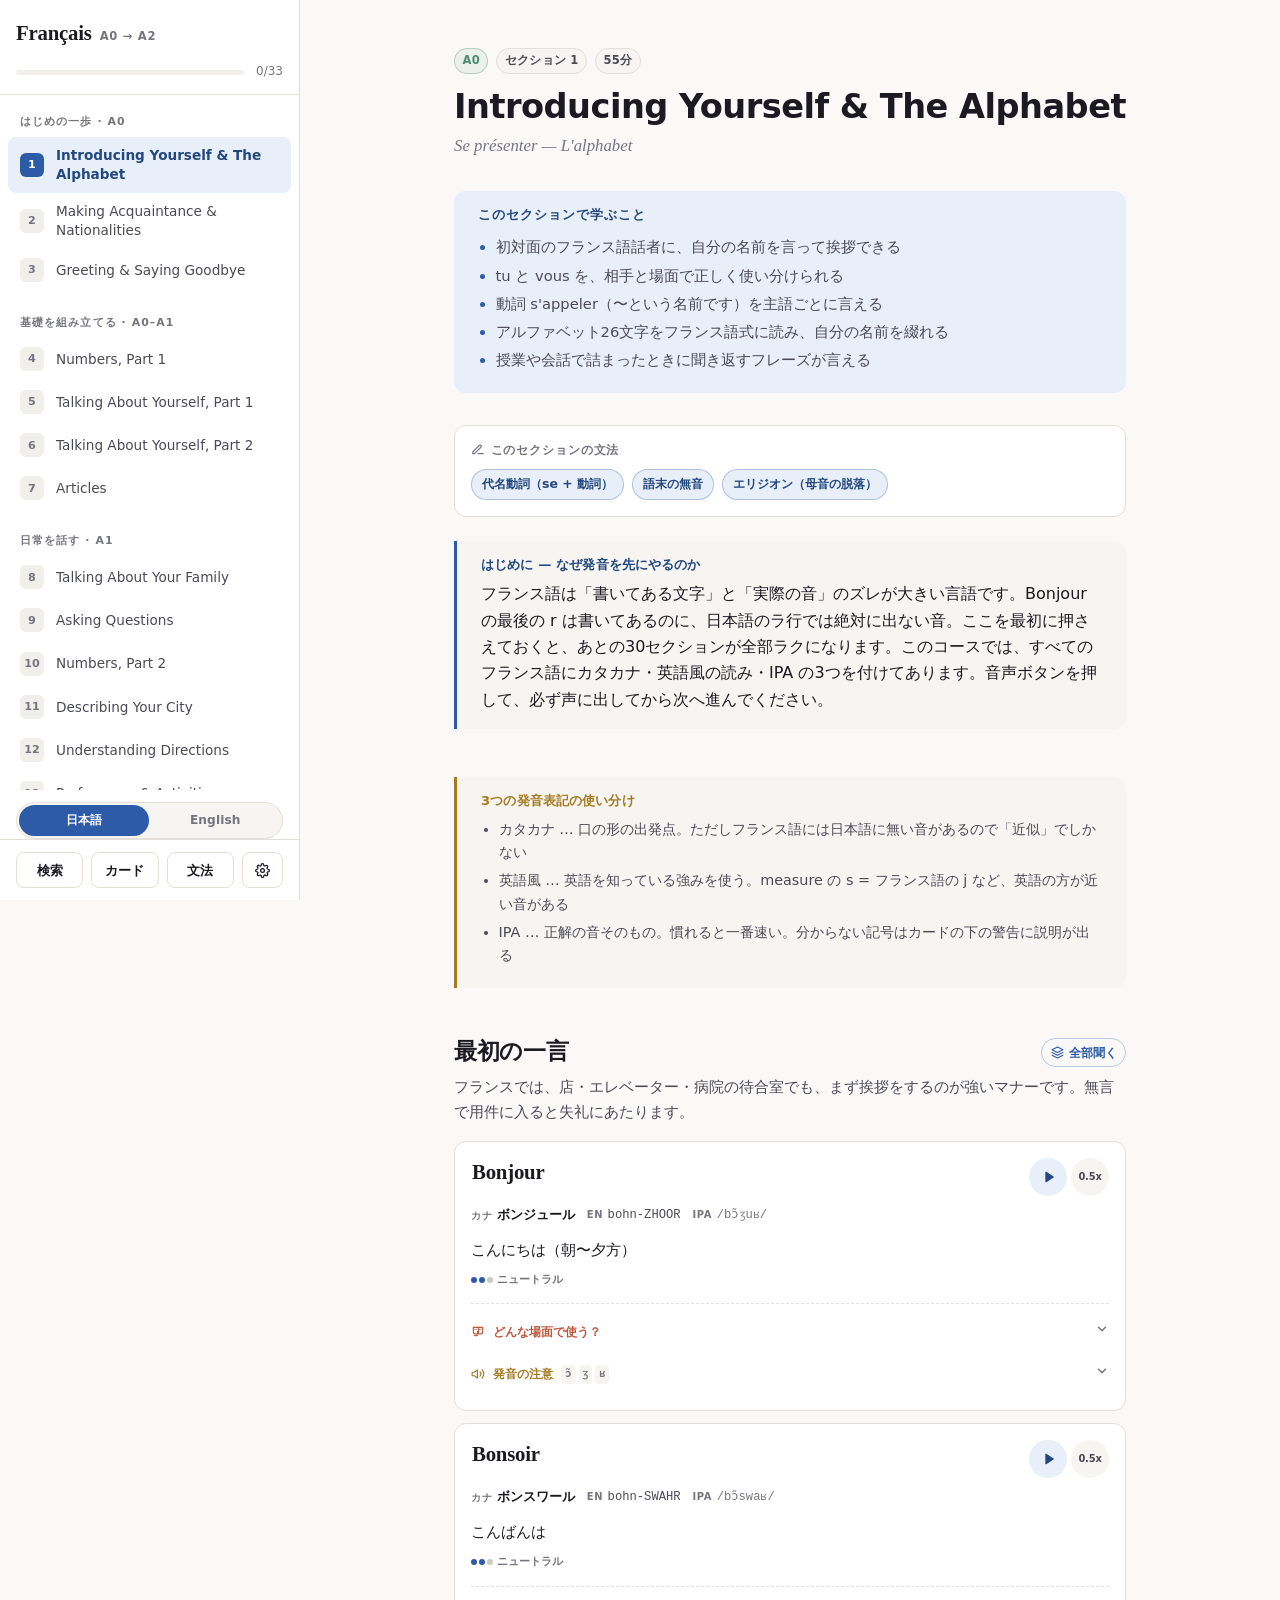
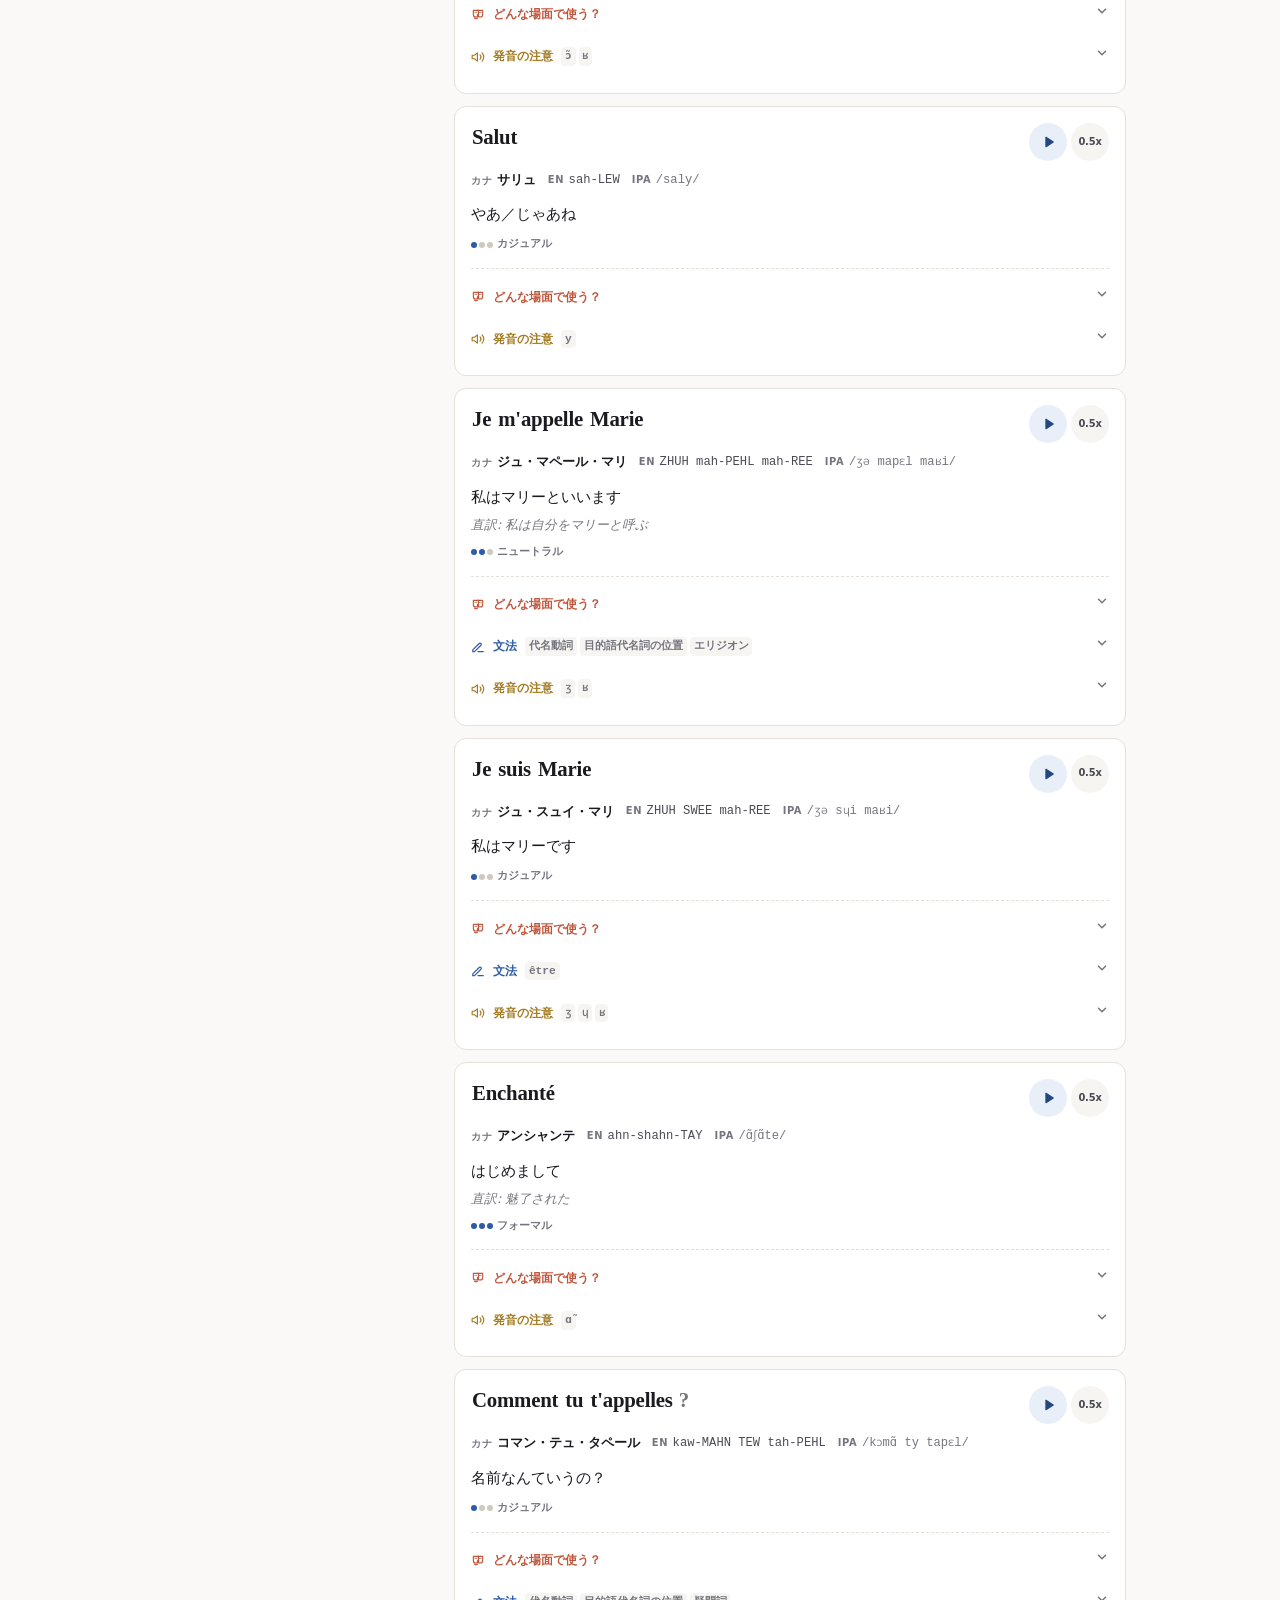
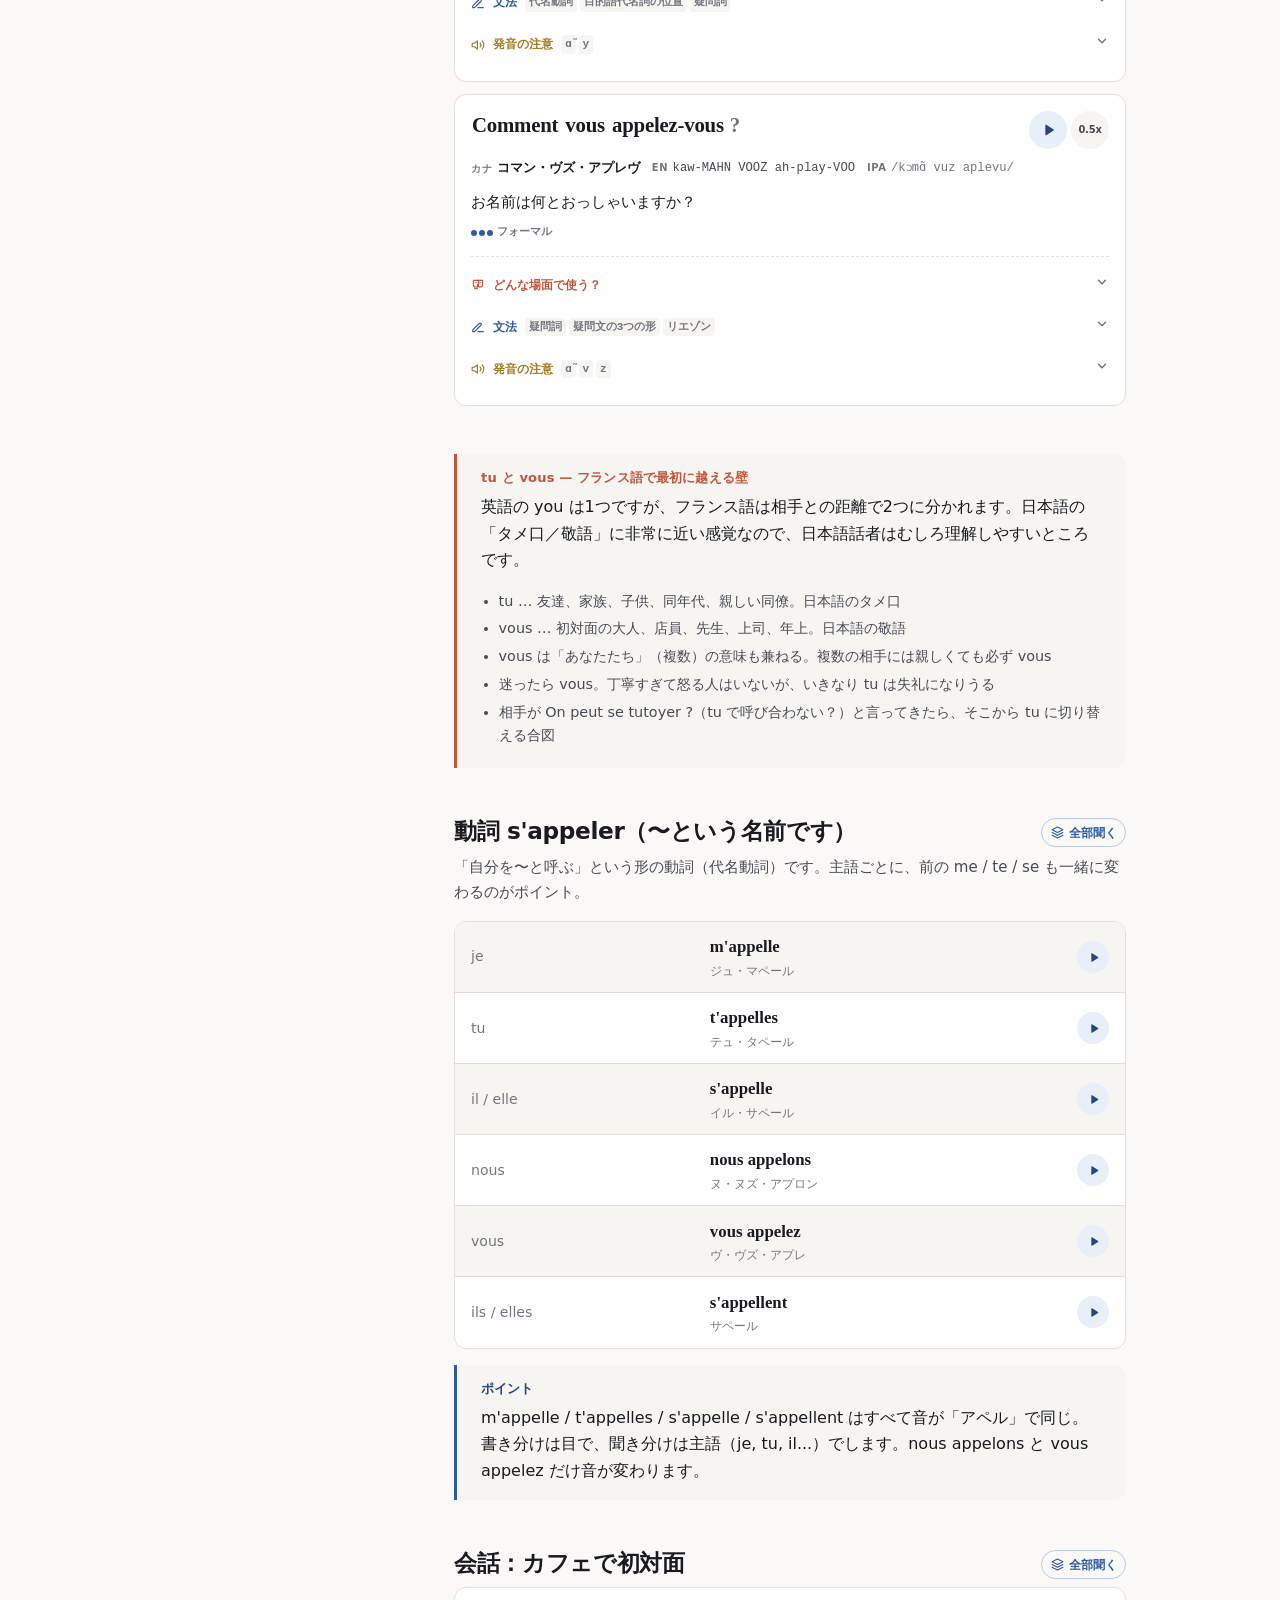
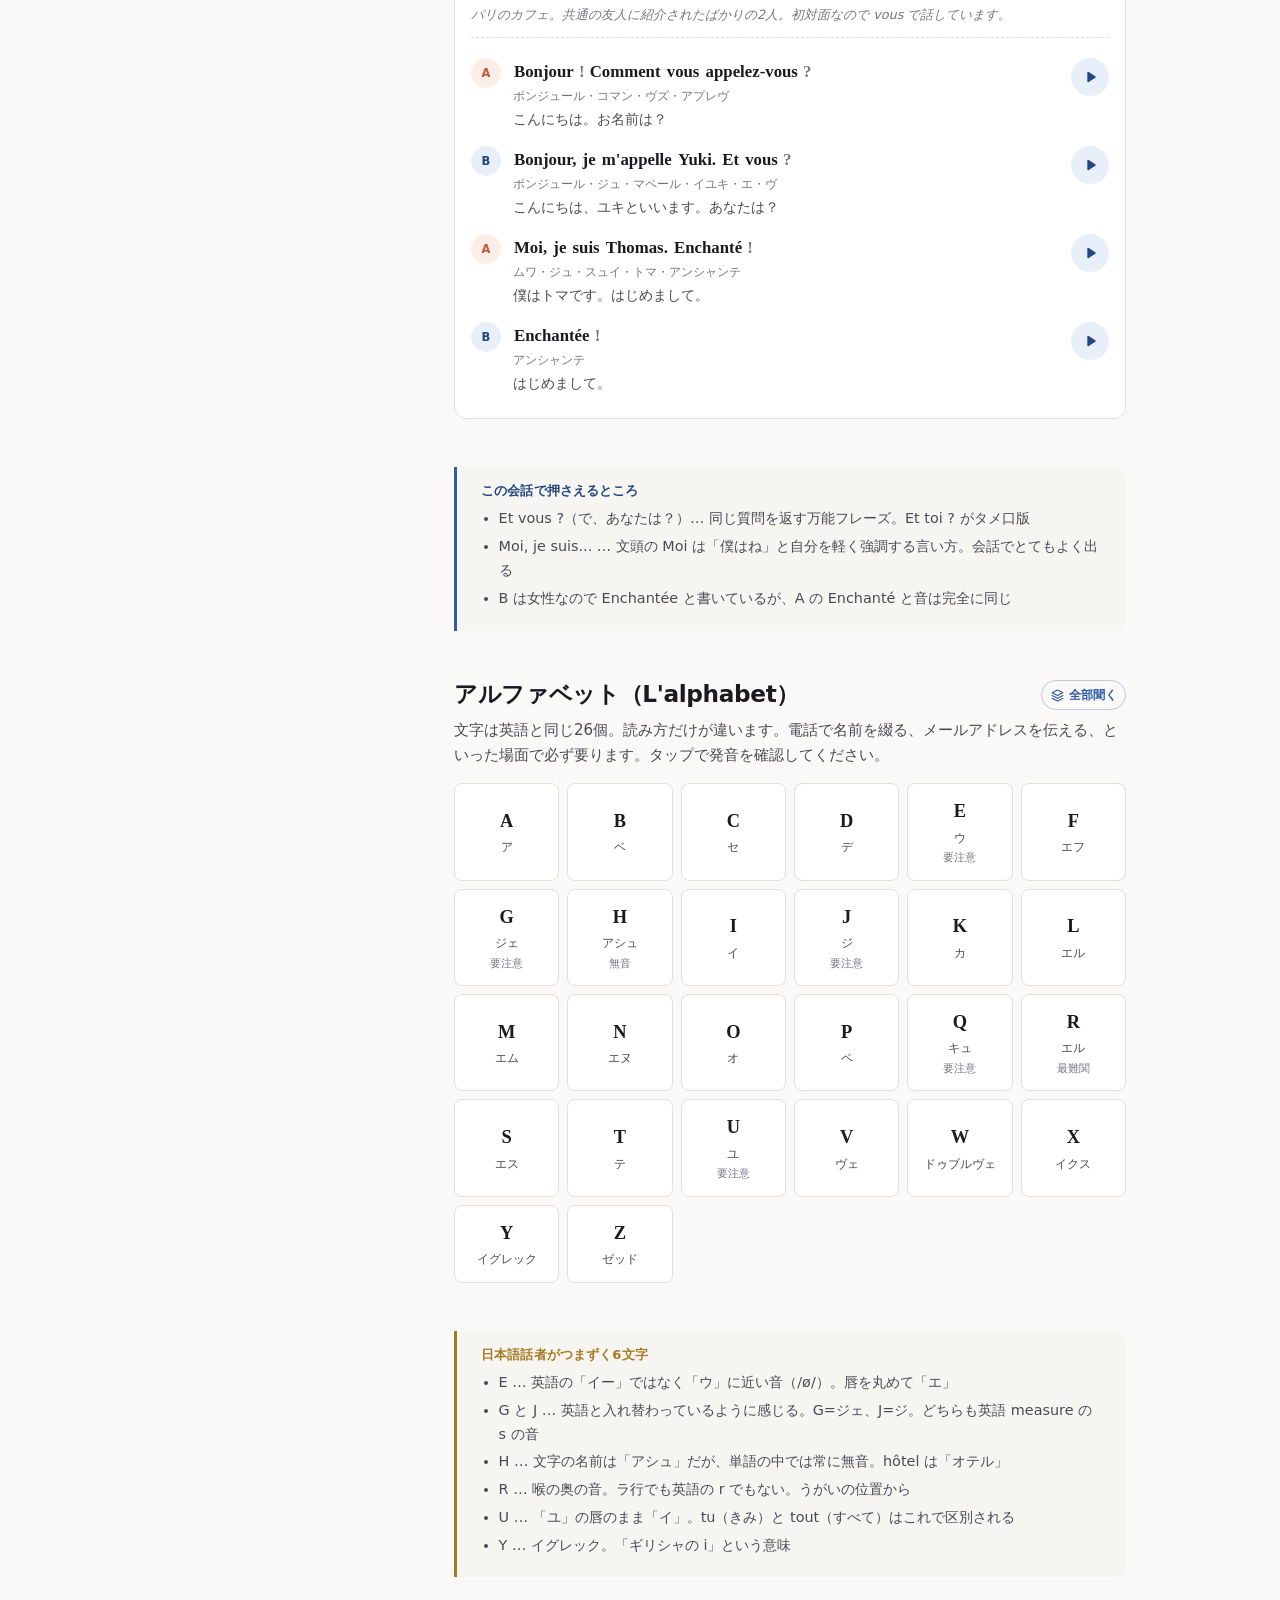
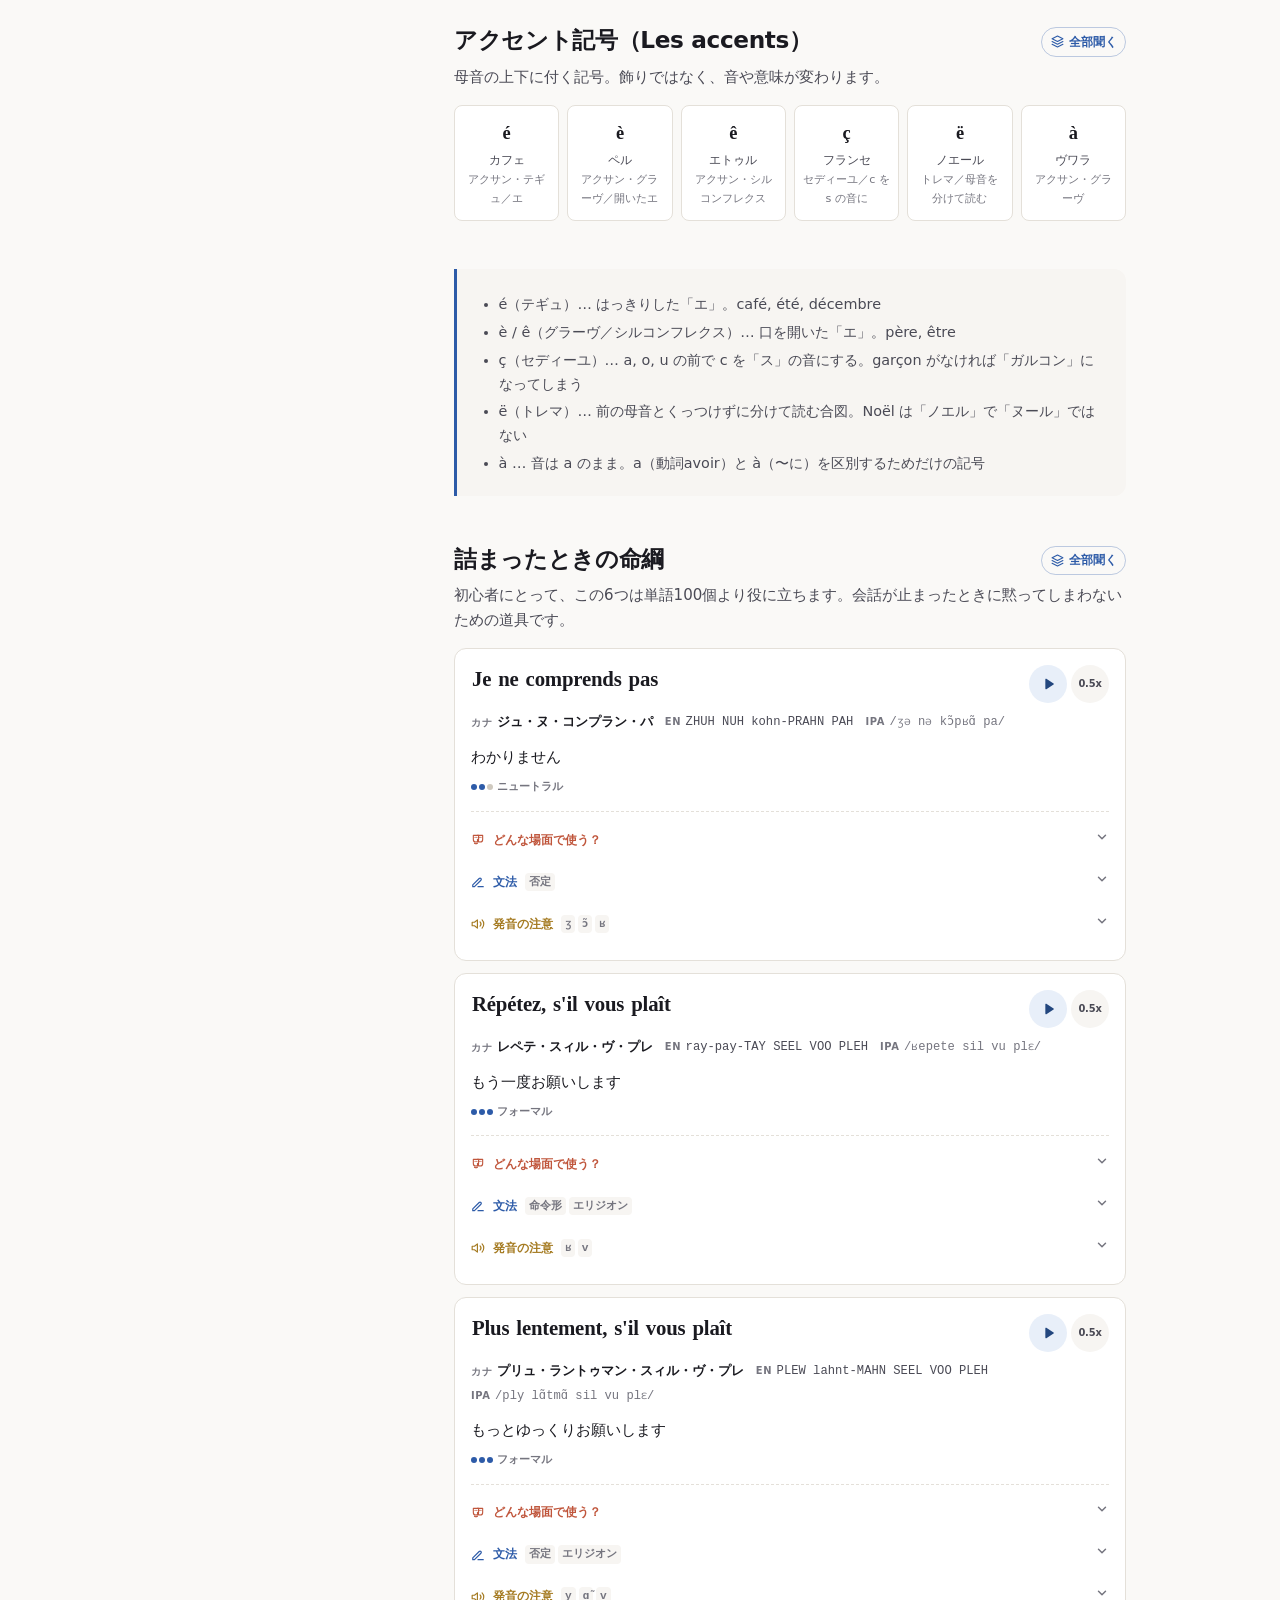
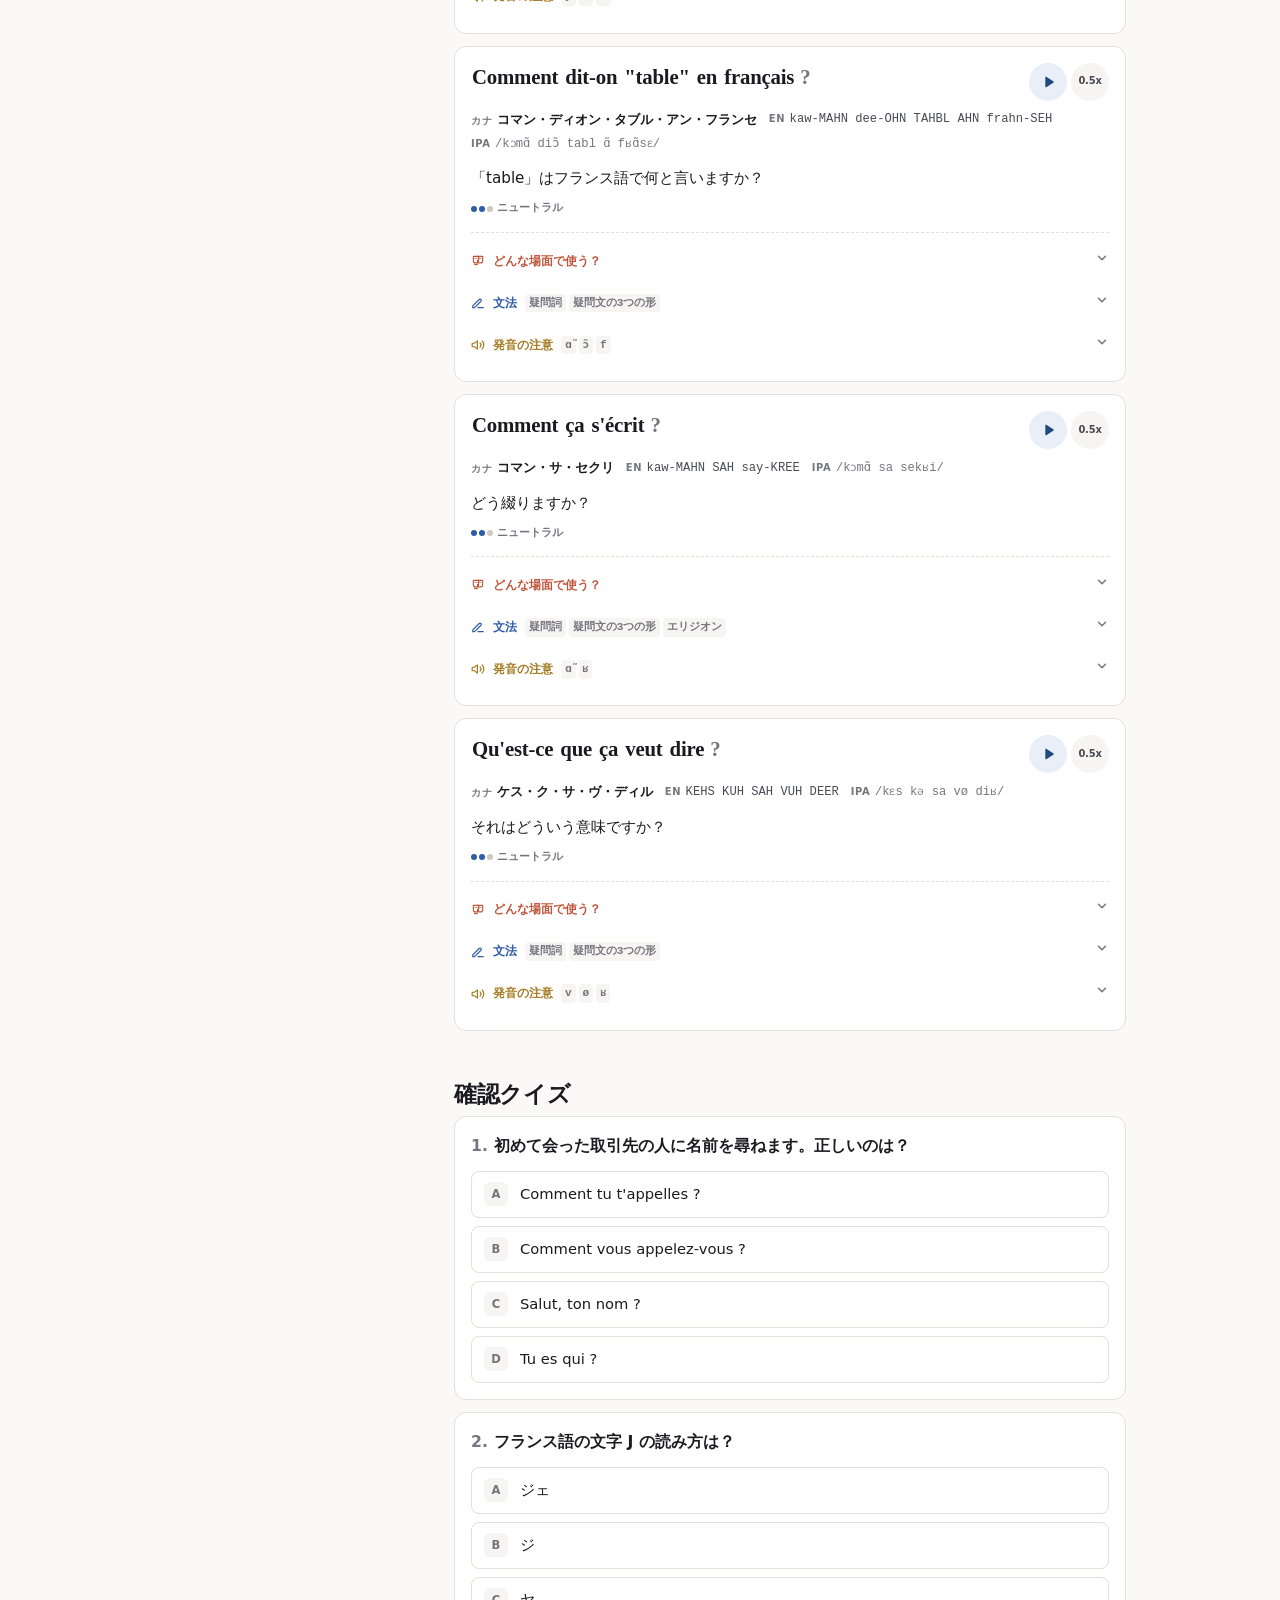
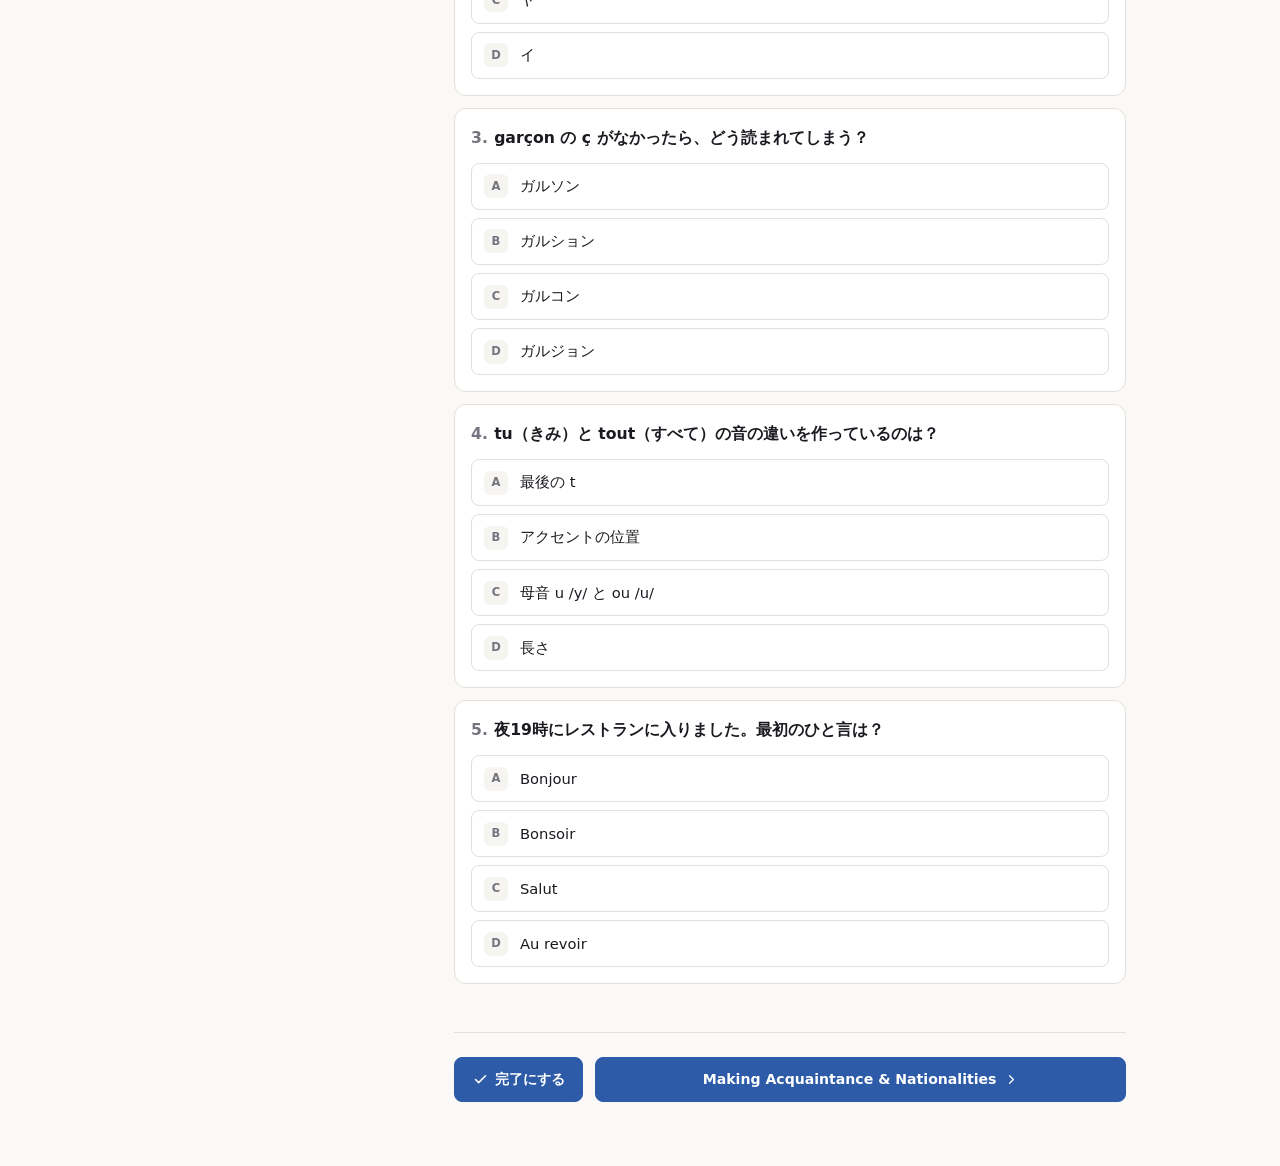
<file: index.html>
<!DOCTYPE html>
<html lang="ja">
<head>
<meta charset="UTF-8">
<meta name="viewport" content="width=device-width, initial-scale=1, viewport-fit=cover">
<meta name="description" content="A0–A2 French course with audio, katakana and IPA pronunciation, and situational usage notes for Japanese speakers.">
<meta name="theme-color" content="#FAF9F7" media="(prefers-color-scheme: light)">
<meta name="theme-color" content="#121218" media="(prefers-color-scheme: dark)">
<meta name="apple-mobile-web-app-capable" content="yes">
<meta name="apple-mobile-web-app-status-bar-style" content="black-translucent">
<meta name="apple-mobile-web-app-title" content="Français">
<meta name="mobile-web-app-capable" content="yes">
<title>Français A0–A2</title>
<link rel="stylesheet" href="css/tokens.css">
<link rel="stylesheet" href="css/base.css">
<link rel="stylesheet" href="css/components.css">
<link rel="manifest" href="manifest.webmanifest">
<!-- iOS ignores the manifest for Add to Home Screen and reads this instead. -->
<link rel="apple-touch-icon" href="icons/icon-180.png">
<link rel="icon" type="image/png" sizes="192x192" href="icons/icon-192.png">
<link rel="icon" href="data:image/svg+xml,<svg xmlns='http://www.w3.org/2000/svg' viewBox='0 0 100 100'><text y='.9em' font-size='90'>🇫🇷</text></svg>">
</head>
<body>

<!-- ---------- mobile header ---------- -->
<header class="header">
  <button class="icon-btn" id="menuBtn" aria-label="目次を開く">
    <svg viewBox="0 0 24 24" fill="none" stroke="currentColor" stroke-width="2" stroke-linecap="round"><path d="M3 6h18M3 12h18M3 18h18"/></svg>
  </button>
  <span class="header__title" id="headerTitle">Français</span>
  <div class="langswitch langswitch--tight" role="group" aria-label="Display language">
    <button data-lang="ja">JA</button><button data-lang="en">EN</button>
  </div>
  <button class="icon-btn" data-open-search aria-label="検索">
    <svg viewBox="0 0 24 24" fill="none" stroke="currentColor" stroke-width="2" stroke-linecap="round"><circle cx="11" cy="11" r="7"/><path d="m21 21-4.3-4.3"/></svg>
  </button>
  <button class="icon-btn" data-open-cards aria-label="フラッシュカード">
    <svg viewBox="0 0 24 24" fill="none" stroke="currentColor" stroke-width="2" stroke-linecap="round" stroke-linejoin="round"><rect x="2" y="6" width="15" height="13" rx="2"/><path d="M7 3h12a2 2 0 0 1 2 2v11"/></svg>
  </button>
</header>

<!-- ---------- sidebar ---------- -->
<nav class="nav" id="nav">
  <div class="nav__head">
    <div class="nav__brand">Français <span>A0 → A2</span></div>
    <div class="nav__progress">
      <span class="bar"><i id="progFill" style="width:0%"></i></span>
      <span id="progText">0/33</span>
    </div>
  </div>
  <div class="nav__list" id="navList"></div>
  <div class="nav__lang">
    <div class="langswitch langswitch--wide" role="group" aria-label="Display language">
      <button data-lang="ja">日本語</button><button data-lang="en">English</button>
    </div>
  </div>
  <div class="nav__foot">
    <button class="btn btn--sm btn--grow" id="navSearchBtn" data-open-search>検索</button>
    <button class="btn btn--sm btn--grow" id="navCardsBtn" data-open-cards>カード</button>
    <button class="btn btn--sm btn--grow" id="navGrammarBtn" data-open-grammar>文法</button>
    <button class="btn btn--sm" data-open-settings aria-label="設定">
      <svg viewBox="0 0 24 24" fill="none" stroke="currentColor" stroke-width="2" stroke-linecap="round" stroke-linejoin="round"><circle cx="12" cy="12" r="3"/><path d="M19.4 15a1.65 1.65 0 0 0 .33 1.82l.06.06a2 2 0 1 1-2.83 2.83l-.06-.06a1.65 1.65 0 0 0-1.82-.33 1.65 1.65 0 0 0-1 1.51V21a2 2 0 1 1-4 0v-.09A1.65 1.65 0 0 0 9 19.4a1.65 1.65 0 0 0-1.82.33l-.06.06a2 2 0 1 1-2.83-2.83l.06-.06A1.65 1.65 0 0 0 4.6 15a1.65 1.65 0 0 0-1.51-1H3a2 2 0 1 1 0-4h.09A1.65 1.65 0 0 0 4.6 9a1.65 1.65 0 0 0-.33-1.82l-.06-.06a2 2 0 1 1 2.83-2.83l.06.06A1.65 1.65 0 0 0 9 4.6a1.65 1.65 0 0 0 1-1.51V3a2 2 0 1 1 4 0v.09a1.65 1.65 0 0 0 1 1.51 1.65 1.65 0 0 0 1.82-.33l.06-.06a2 2 0 1 1 2.83 2.83l-.06.06A1.65 1.65 0 0 0 19.4 9V9a1.65 1.65 0 0 0 1.51 1H21a2 2 0 1 1 0 4h-.09a1.65 1.65 0 0 0-1.51 1z"/></svg>
    </button>
  </div>
</nav>
<div class="backdrop" id="backdrop"></div>

<!-- ---------- content ---------- -->
<div class="app">
  <main class="main" id="mainWrap">
    <div class="voicewarn" id="voiceWarn">
      <svg viewBox="0 0 24 24" fill="none" stroke="currentColor" stroke-width="2" stroke-linecap="round" stroke-linejoin="round"><path d="M10.3 3.9 1.8 18a2 2 0 0 0 1.7 3h17a2 2 0 0 0 1.7-3L13.7 3.9a2 2 0 0 0-3.4 0z"/><path d="M12 9v4M12 17h.01"/></svg>
      <span id="voiceWarnText"></span>
    </div>
    <div class="offbar" id="offBar">
      <span class="offbar__icon" id="offBarIcon"></span>
      <span class="offbar__text" id="offBarText"></span>
      <button class="offbar__act" id="offBarAct" hidden></button>
      <button class="offbar__close" id="offBarClose" aria-label="close">&times;</button>
    </div>
    <div id="main"></div>
  </main>
</div>

<!-- ---------- search ---------- -->
<div class="sheet" id="searchSheet">
  <div class="sheet__panel">
    <div class="sheet__head">
      <h3 id="searchSheetTitle">検索</h3>
      <button class="icon-btn" data-close-sheet aria-label="閉じる">
        <svg viewBox="0 0 24 24" fill="none" stroke="currentColor" stroke-width="2" stroke-linecap="round"><path d="M18 6 6 18M6 6l12 12"/></svg>
      </button>
    </div>
    <div class="sheet__body">
      <input class="search-input" id="searchInput" type="search" placeholder="bonjour / hello / こんにちは" autocomplete="off">
      <div id="searchResults" style="margin-top:1rem"></div>
    </div>
  </div>
</div>

<!-- ---------- flashcards ---------- -->
<div class="sheet" id="fcSheet">
  <div class="sheet__panel">
    <div class="sheet__head">
      <h3 id="fcSheetTitle">フラッシュカード</h3>
      <button class="icon-btn" data-close-sheet aria-label="閉じる">
        <svg viewBox="0 0 24 24" fill="none" stroke="currentColor" stroke-width="2" stroke-linecap="round"><path d="M18 6 6 18M6 6l12 12"/></svg>
      </button>
    </div>
    <div class="sheet__body" id="fcBody"></div>
  </div>
</div>

<!-- ---------- grammar reference ---------- -->
<div class="sheet" id="gramSheet">
  <div class="sheet__panel">
    <div class="sheet__head">
      <h3 id="gramSheetTitle">文法リファレンス</h3>
      <button class="icon-btn" data-close-sheet aria-label="閉じる">
        <svg viewBox="0 0 24 24" fill="none" stroke="currentColor" stroke-width="2" stroke-linecap="round"><path d="M18 6 6 18M6 6l12 12"/></svg>
      </button>
    </div>
    <div class="sheet__body" id="gramBody"></div>
  </div>
</div>

<!-- ---------- settings ---------- -->
<div class="sheet" id="settingsSheet">
  <div class="sheet__panel">
    <div class="sheet__head">
      <h3 id="settingsSheetTitle">設定</h3>
      <button class="icon-btn" data-close-sheet aria-label="閉じる">
        <svg viewBox="0 0 24 24" fill="none" stroke="currentColor" stroke-width="2" stroke-linecap="round"><path d="M18 6 6 18M6 6l12 12"/></svg>
      </button>
    </div>
    <div class="sheet__body" id="settingsBody"></div>
  </div>
</div>

<!-- ---------- engine ---------- -->
<script src="js/phonemes.js"></script>
<script src="js/lexicon.js"></script>
<script src="js/phonetics.js"></script>
<script src="js/audio.js"></script>
<script src="js/store.js"></script>
<script src="js/render.js"></script>
<script src="data/grammar.js"></script>
<script src="js/grammar.js"></script>

<!-- ---------- content ---------- -->
<script src="data/curriculum.js"></script>
<script src="data/sections/s01.js"></script>
<script src="data/sections/s02.js"></script>
<script src="data/sections/s03.js"></script>
<script src="data/sections/s04.js"></script>
<script src="data/sections/s05.js"></script>
<script src="data/sections/s06.js"></script>
<script src="data/sections/s07.js"></script>
<script src="data/sections/s08.js"></script>
<script src="data/sections/s09.js"></script>
<script src="data/sections/s10.js"></script>
<script src="data/sections/s11.js"></script>
<script src="data/sections/s12.js"></script>
<script src="data/sections/s13.js"></script>
<script src="data/sections/s14.js"></script>
<script src="data/sections/s15.js"></script>
<script src="data/sections/s16.js"></script>
<script src="data/sections/s17.js"></script>
<script src="data/sections/s18.js"></script>
<script src="data/sections/s19.js"></script>
<script src="data/sections/s20.js"></script>
<script src="data/sections/s21.js"></script>
<script src="data/sections/s22.js"></script>
<script src="data/sections/s23.js"></script>
<script src="data/sections/s24.js"></script>
<script src="data/sections/s25.js"></script>
<script src="data/sections/s26.js"></script>
<script src="data/sections/s27.js"></script>
<script src="data/sections/s28.js"></script>
<script src="data/sections/s29.js"></script>
<script src="data/sections/s30.js"></script>
<script src="data/sections/s31.js"></script>
<script src="data/sections/s32.js"></script>
<script src="data/sections/s33.js"></script>

<!-- ---------- english content layer ---------- -->
<script src="data/en/s01-06.js"></script>
<script src="data/en/s07-12.js"></script>
<script src="data/en/s13-18.js"></script>
<script src="data/en/s19-24.js"></script>
<script src="data/en/s25-30.js"></script>
<script src="data/en/s31-33.js"></script>
<script src="data/en/literals.js"></script>

<script src="js/i18n.js"></script>
<script src="js/offline.js"></script>
<script src="js/app.js"></script>
</body>
</html>
</file>
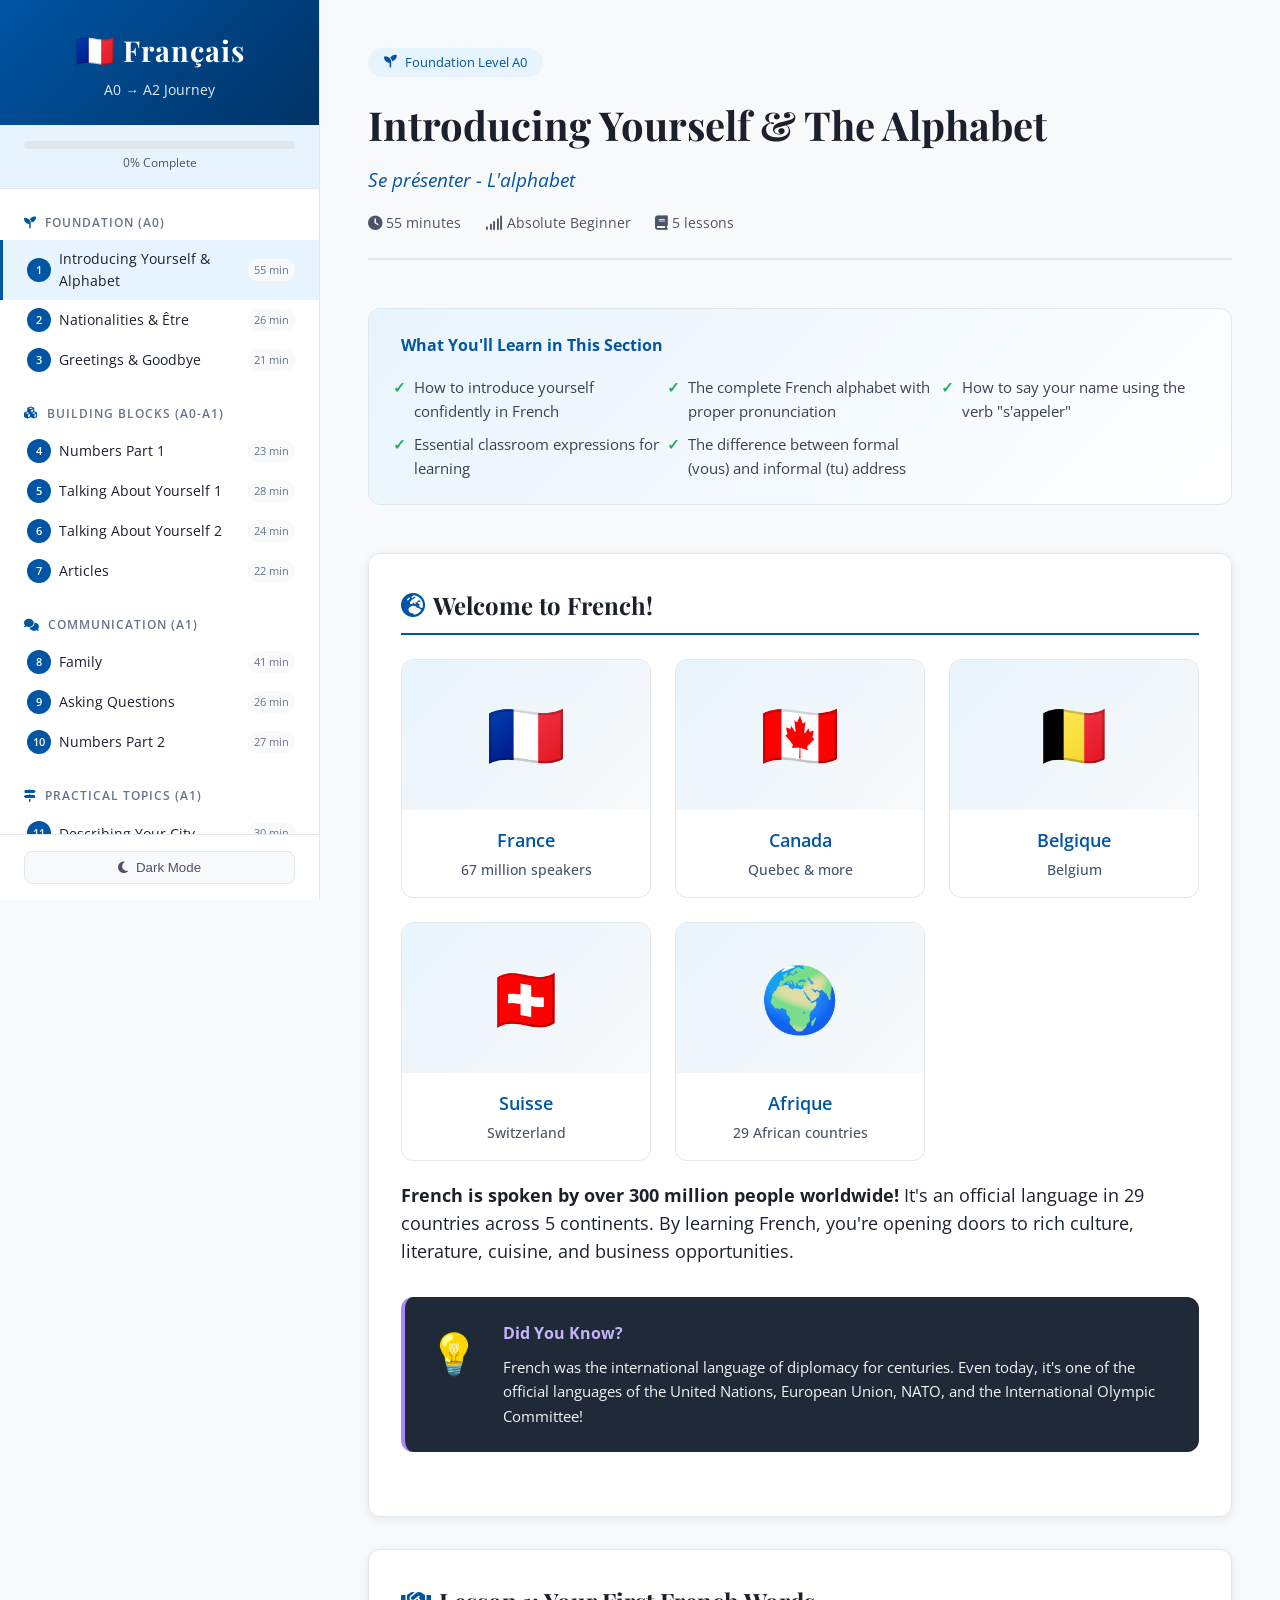
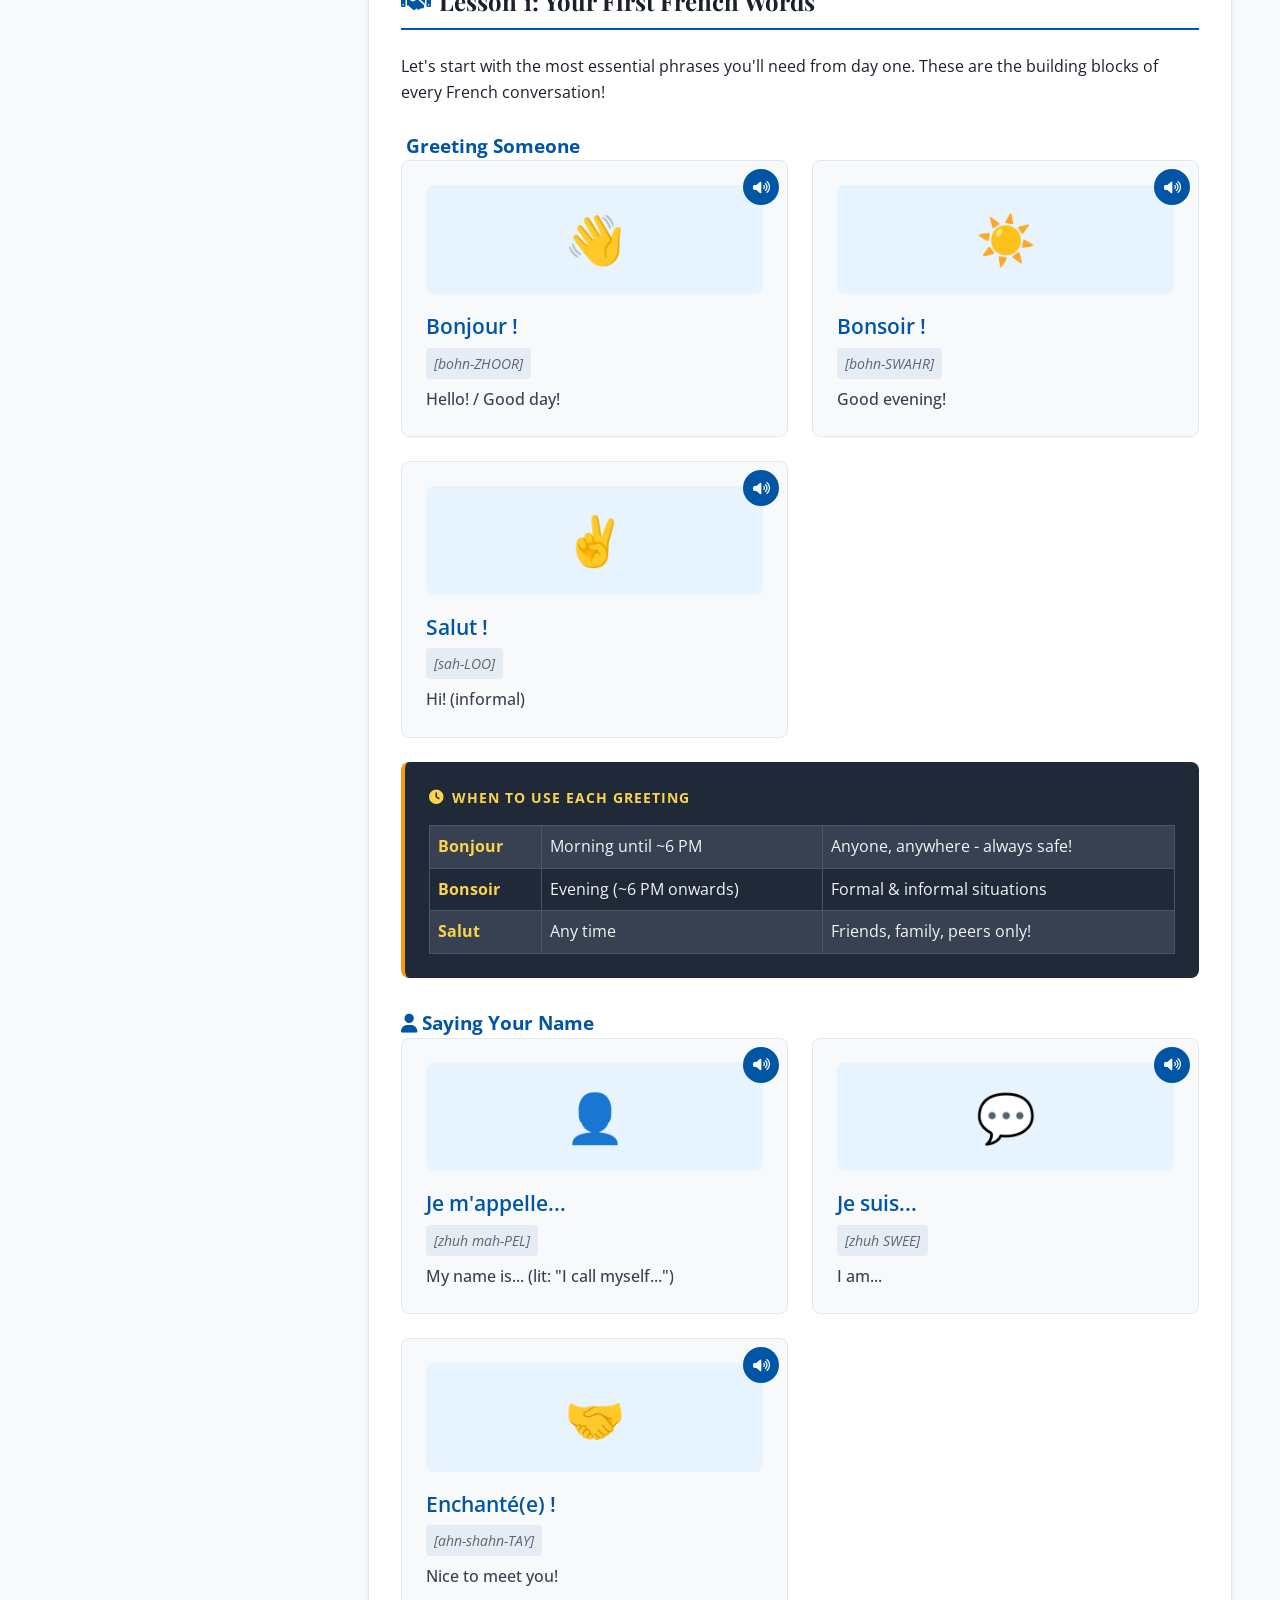
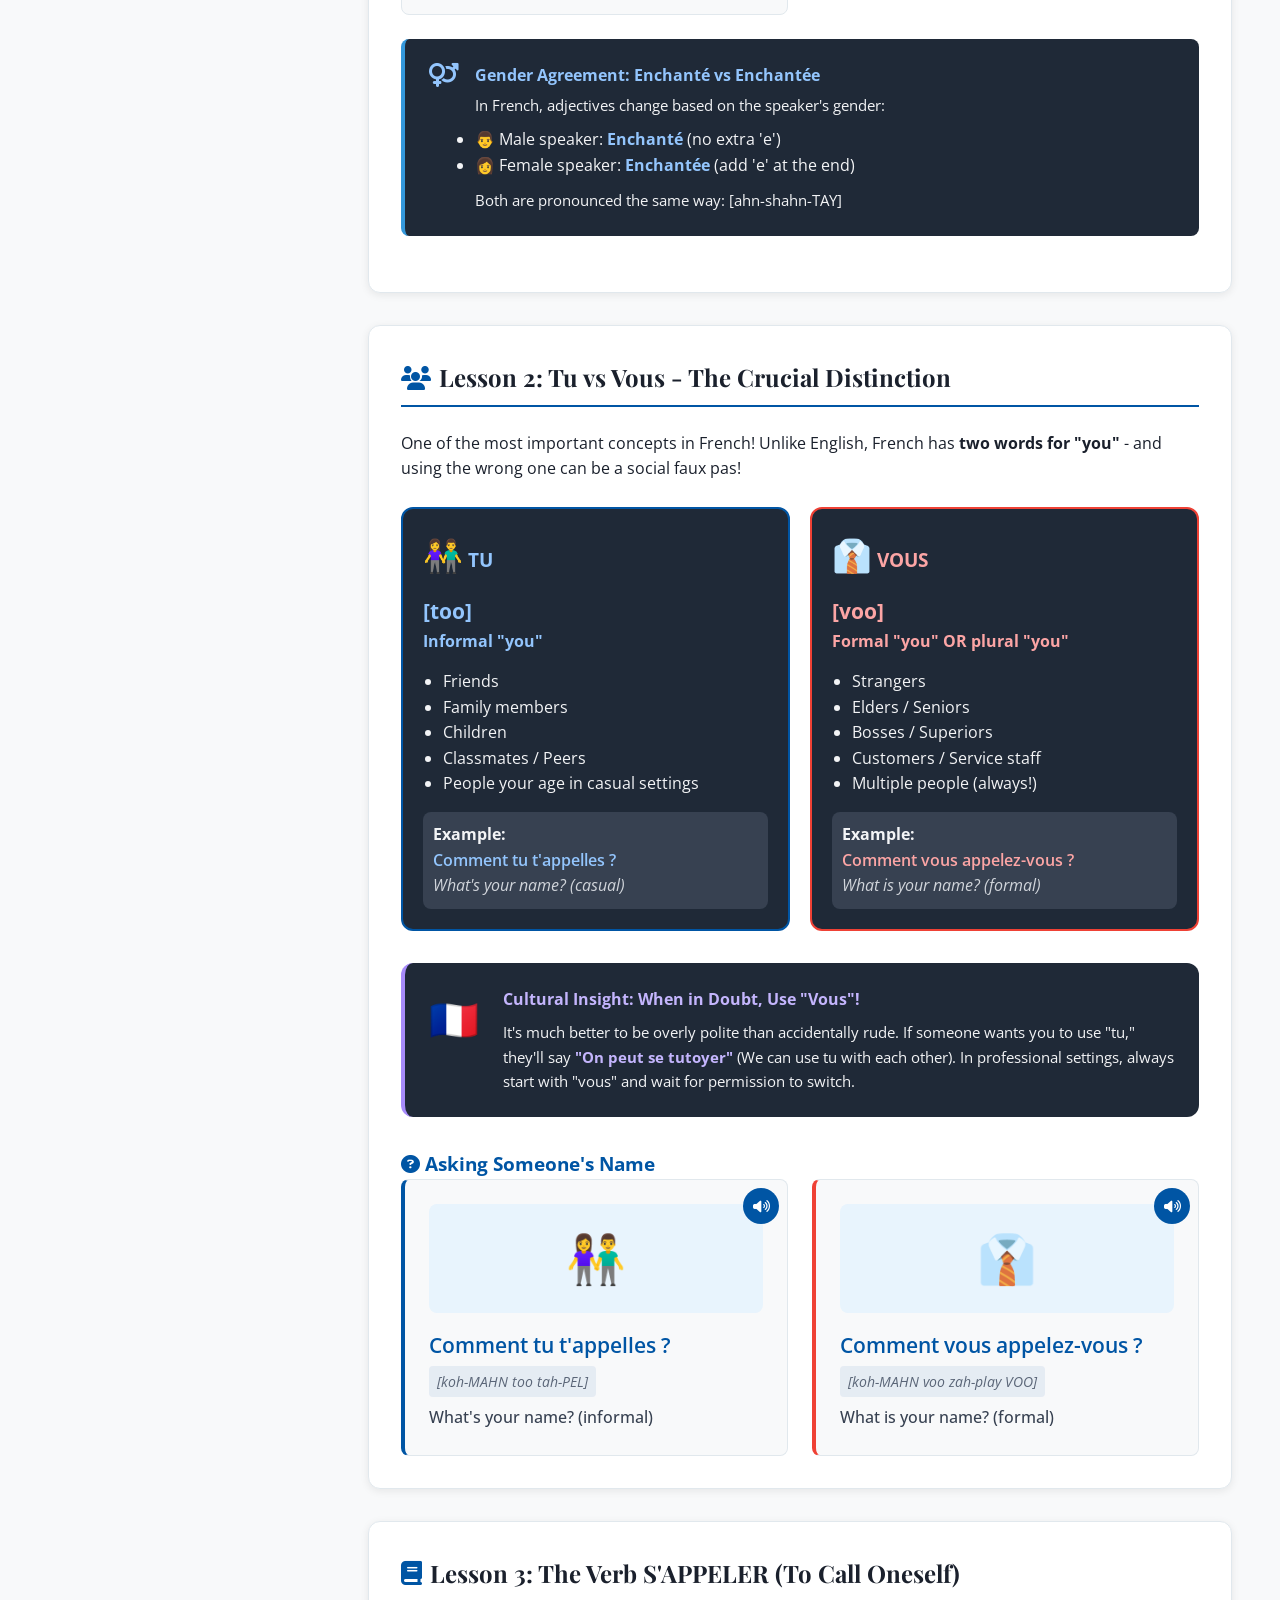
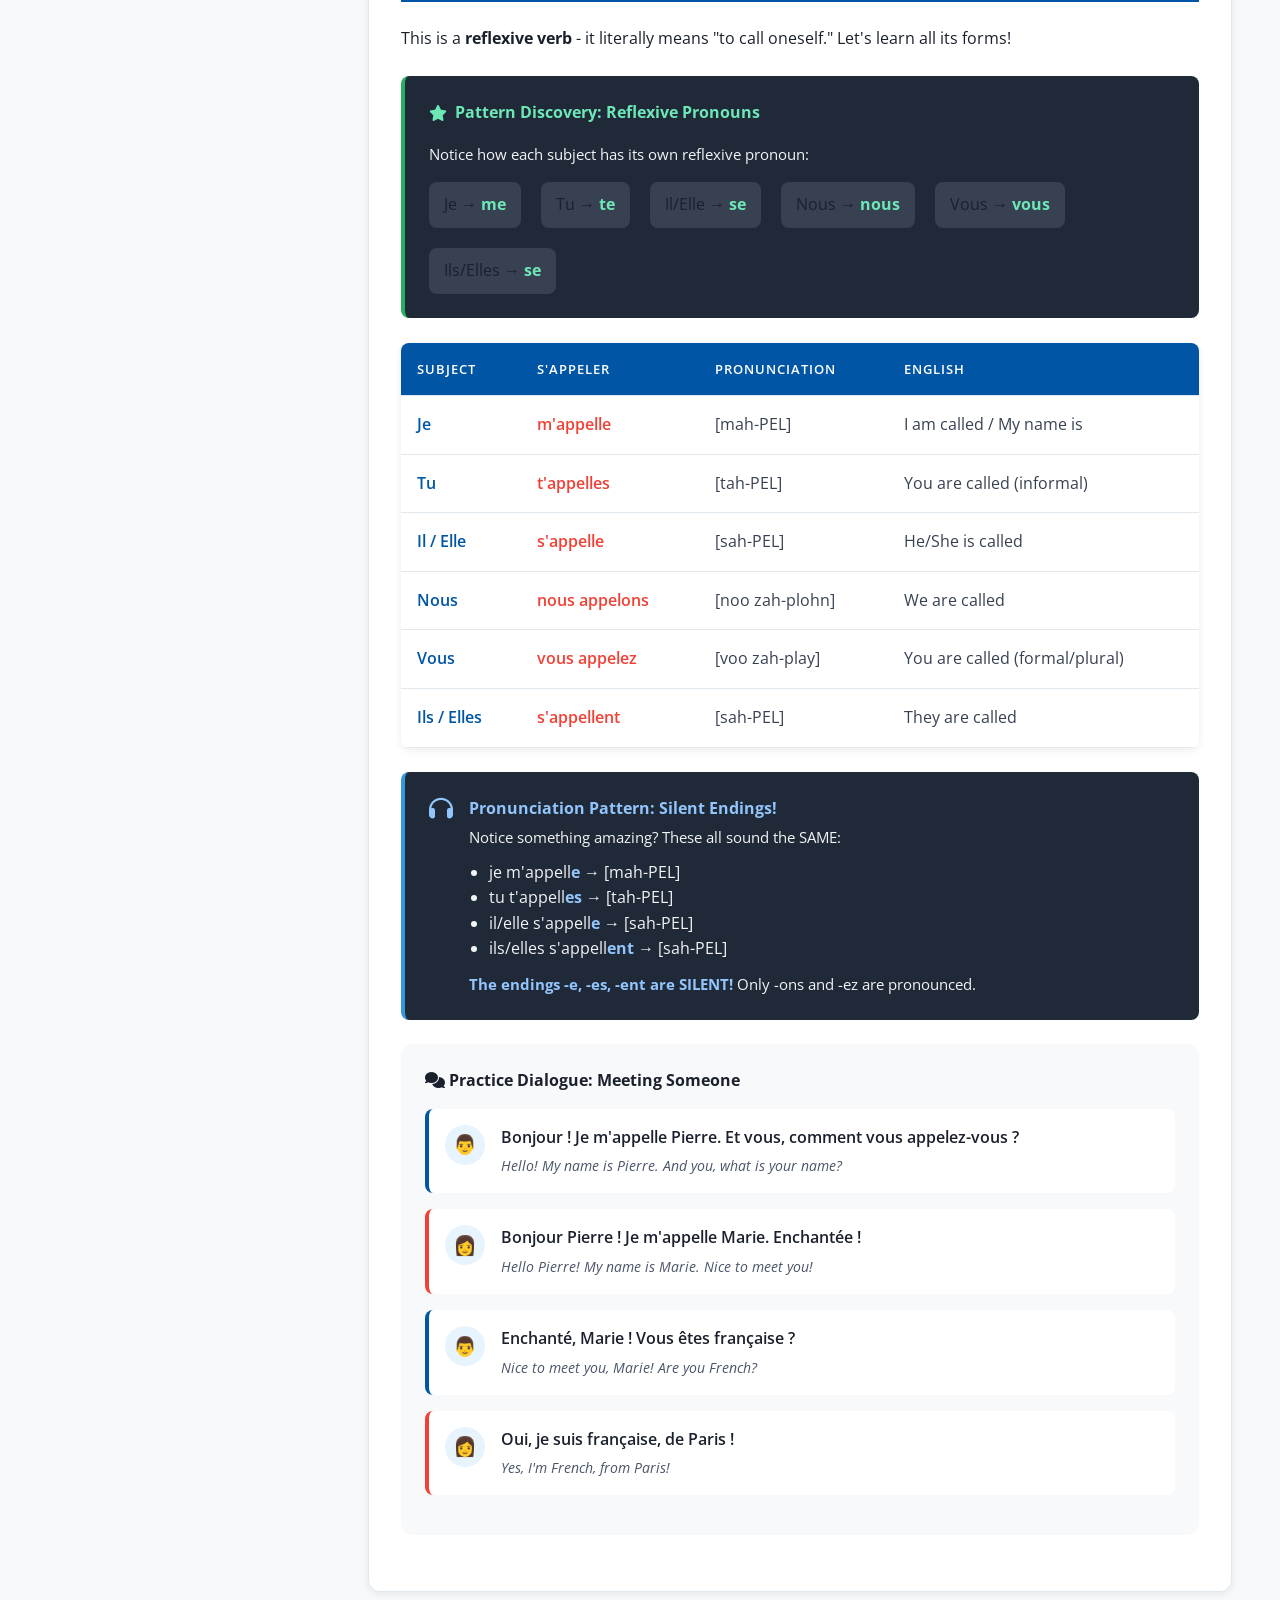
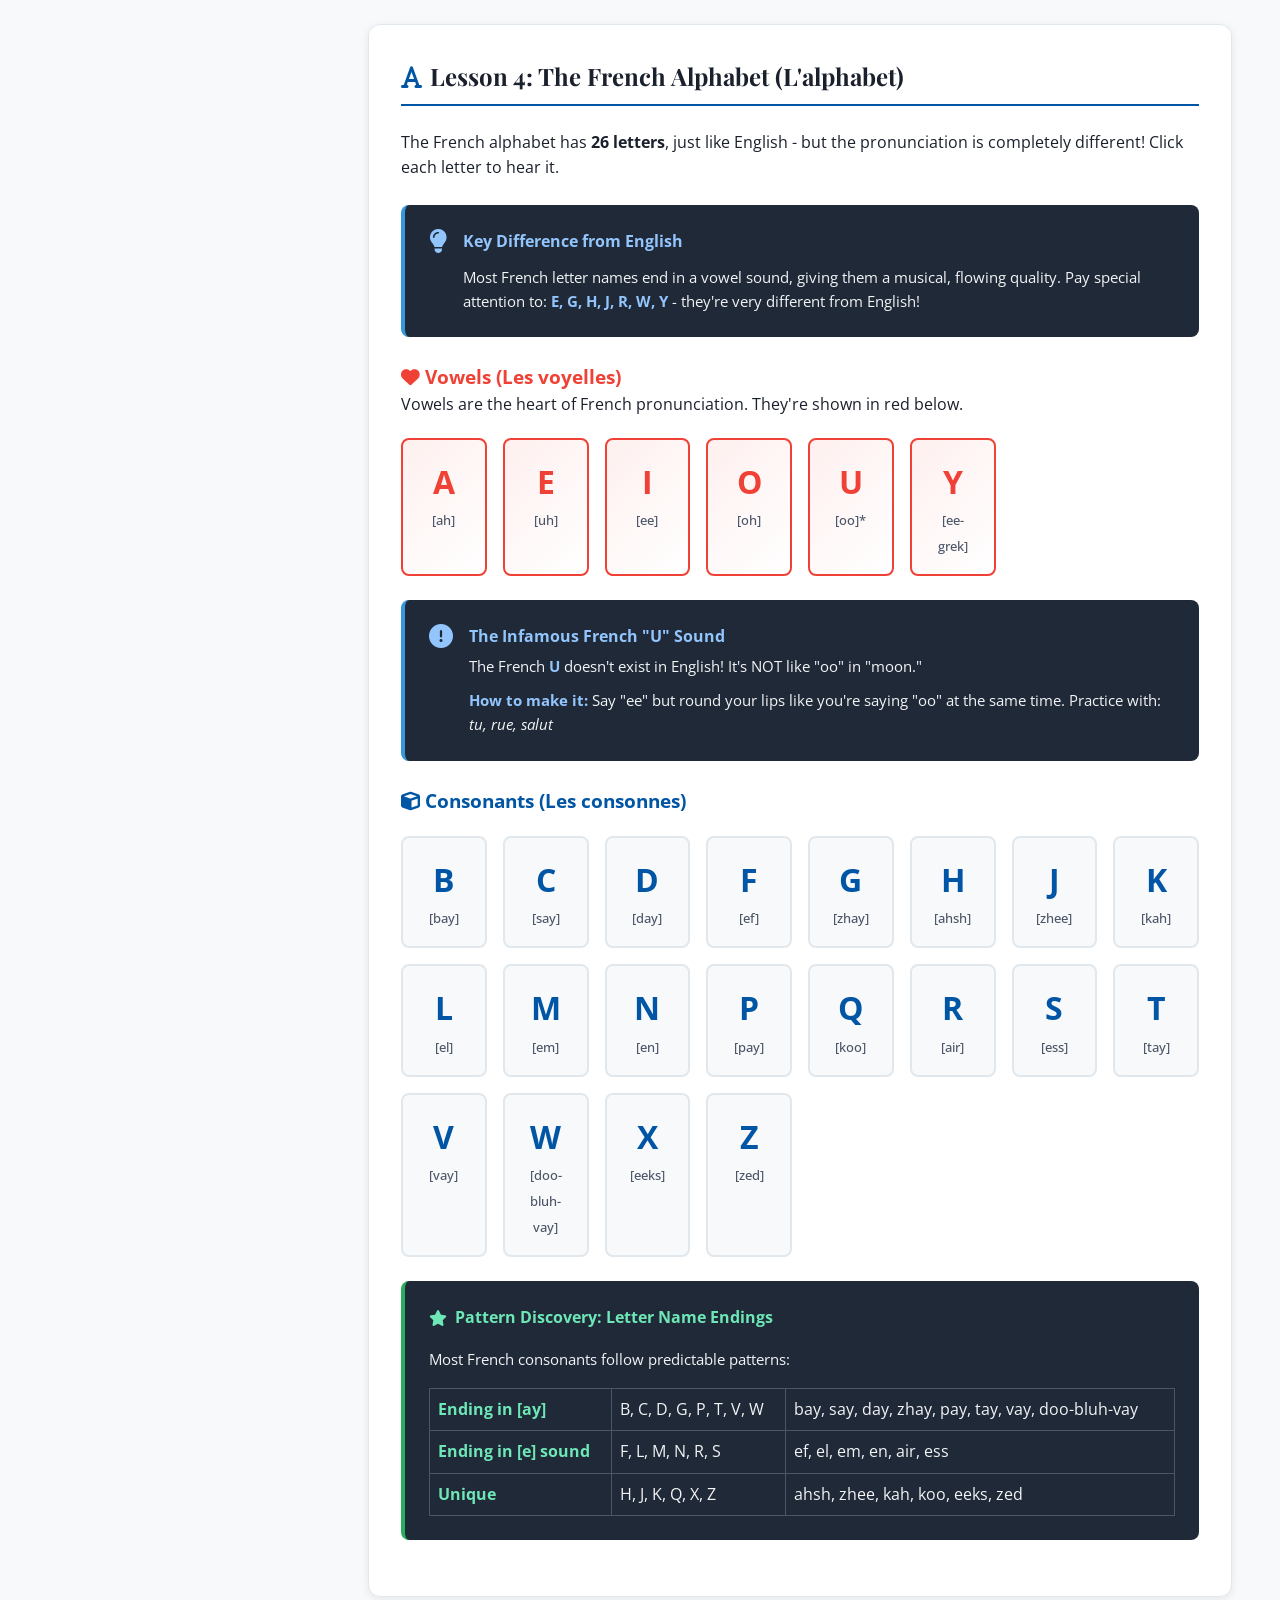
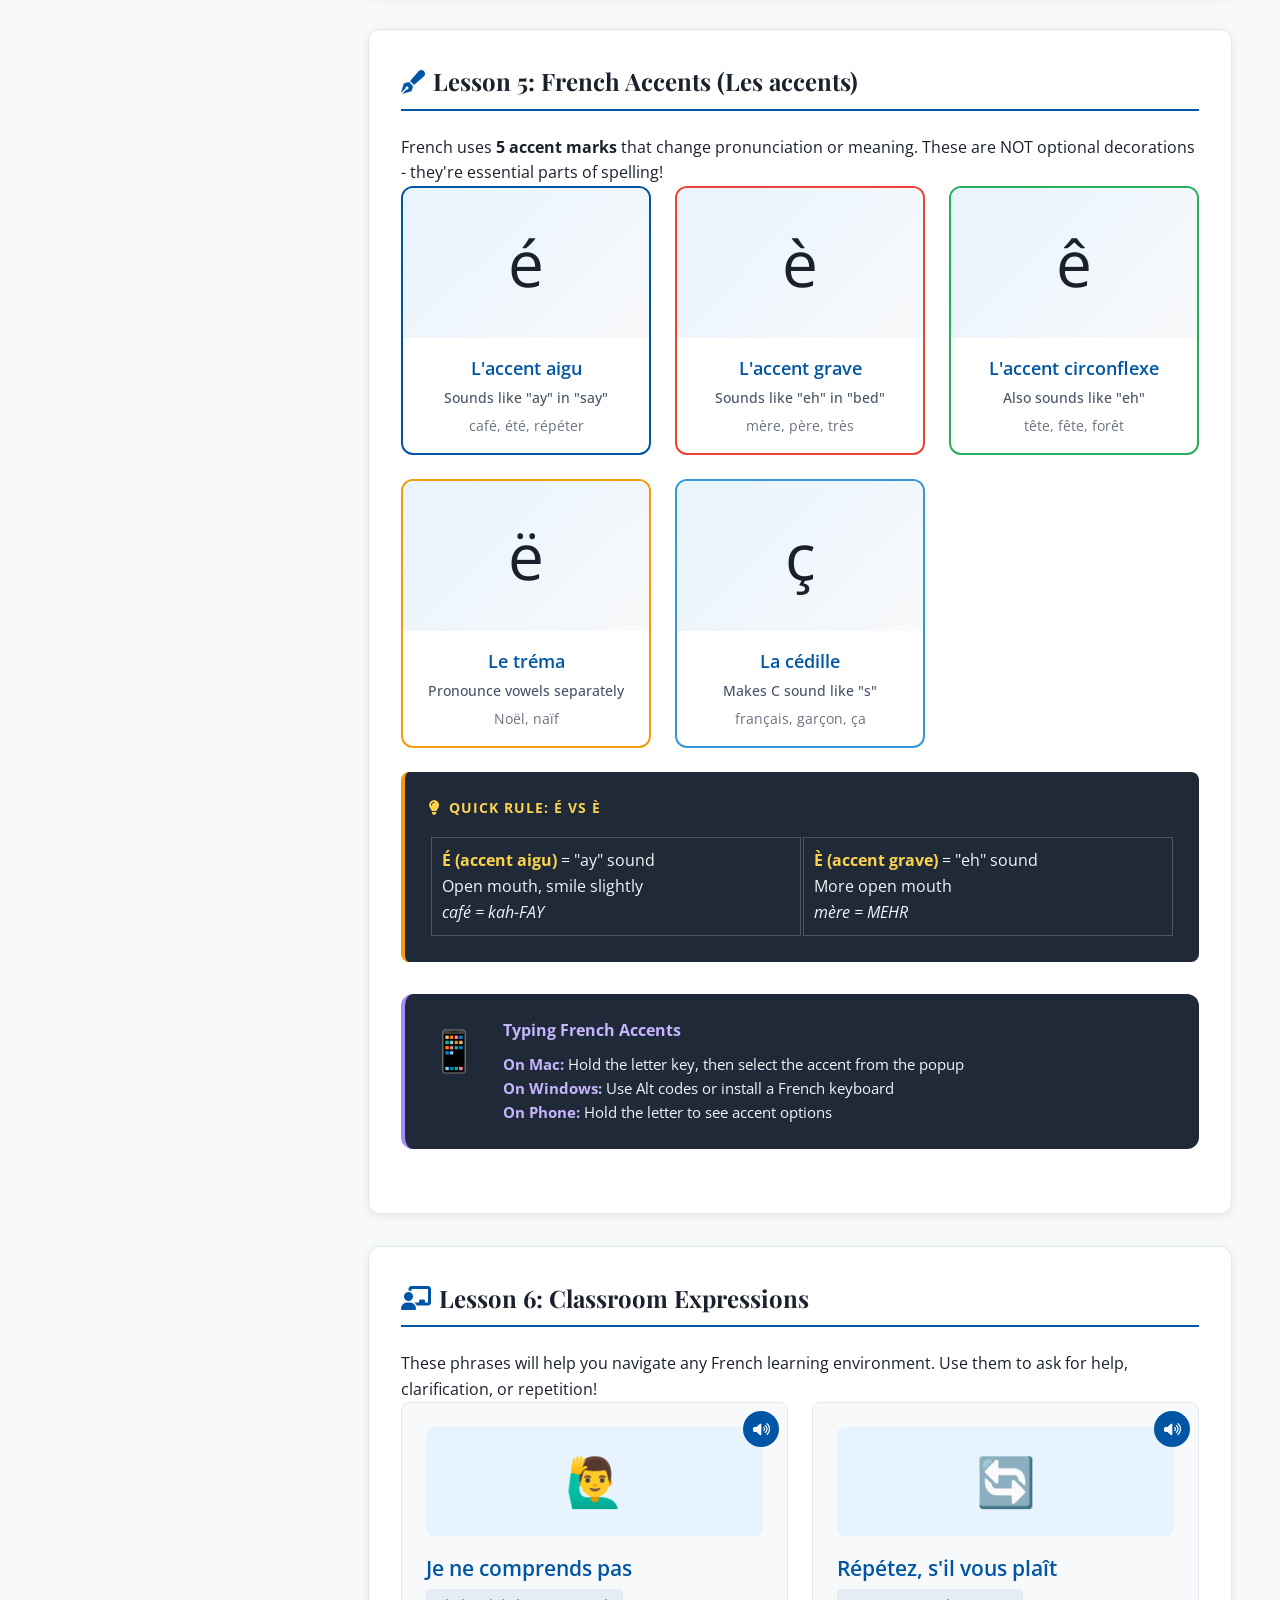
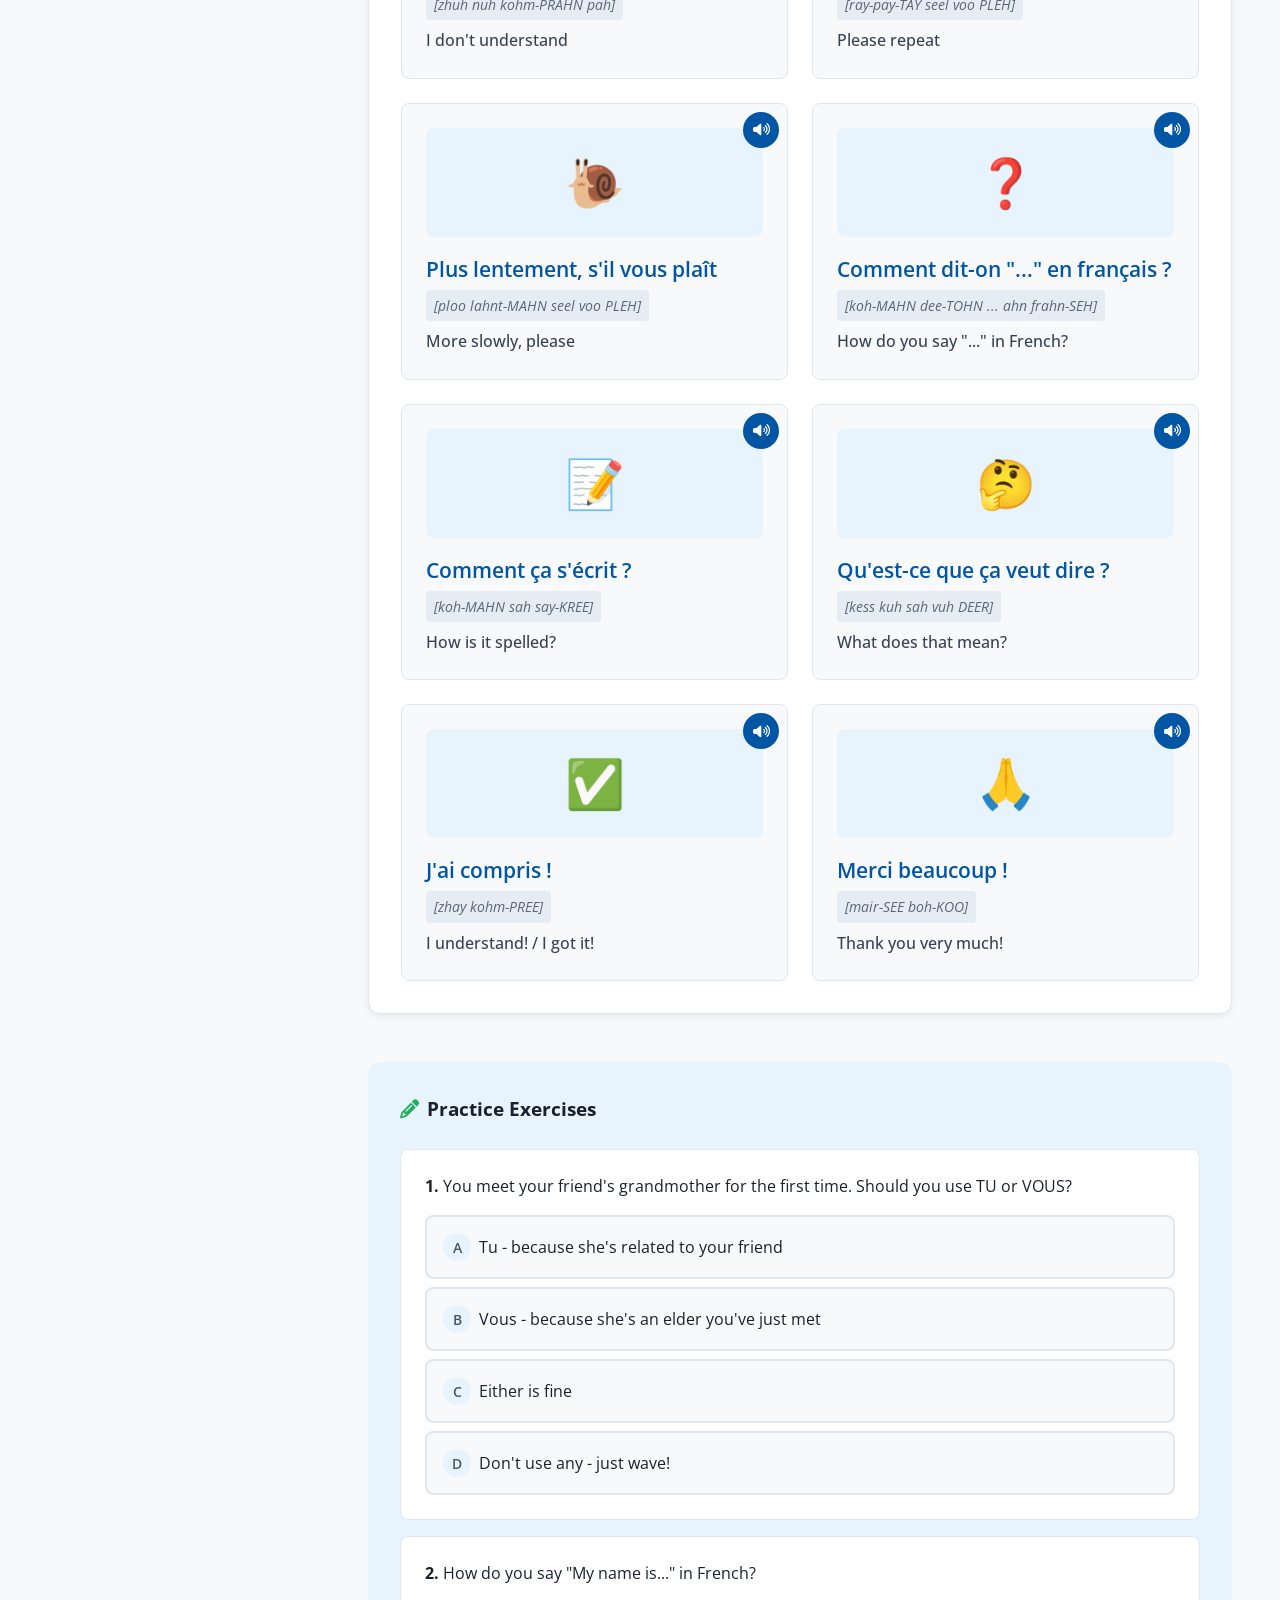
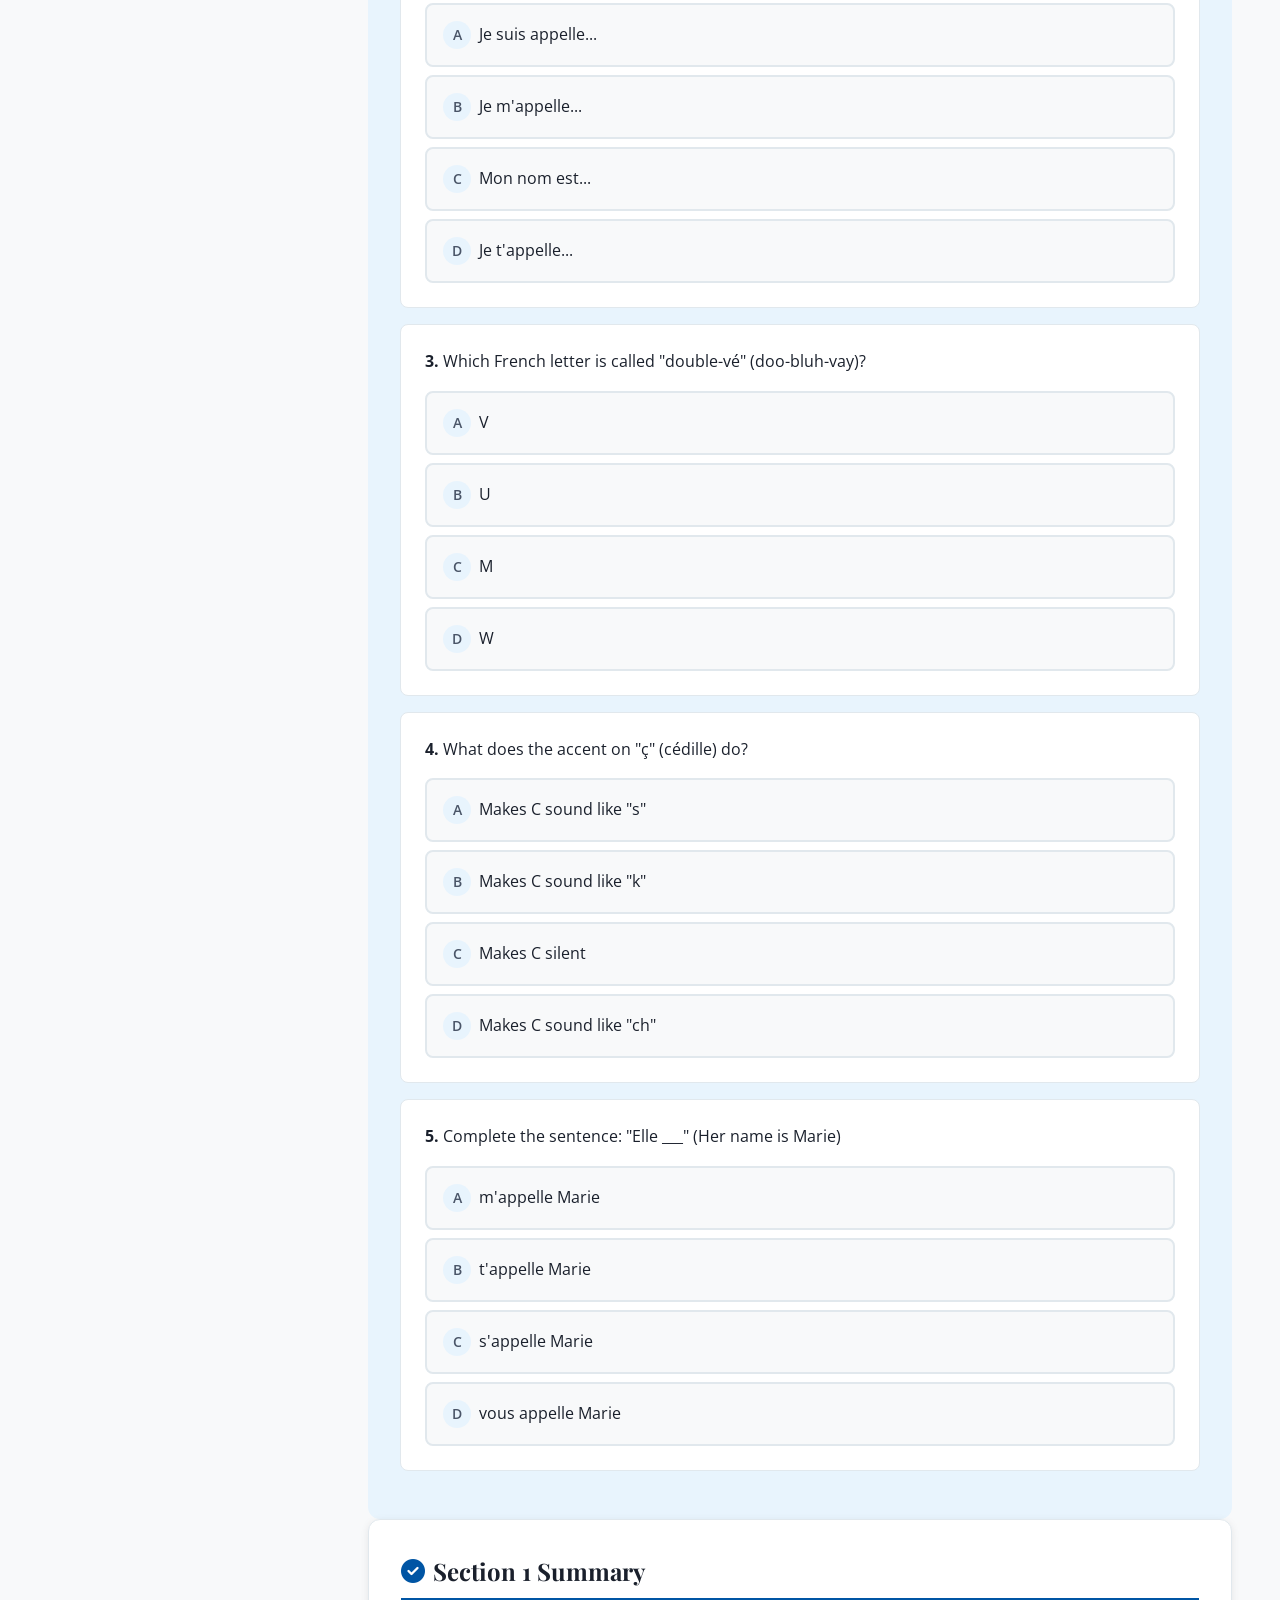
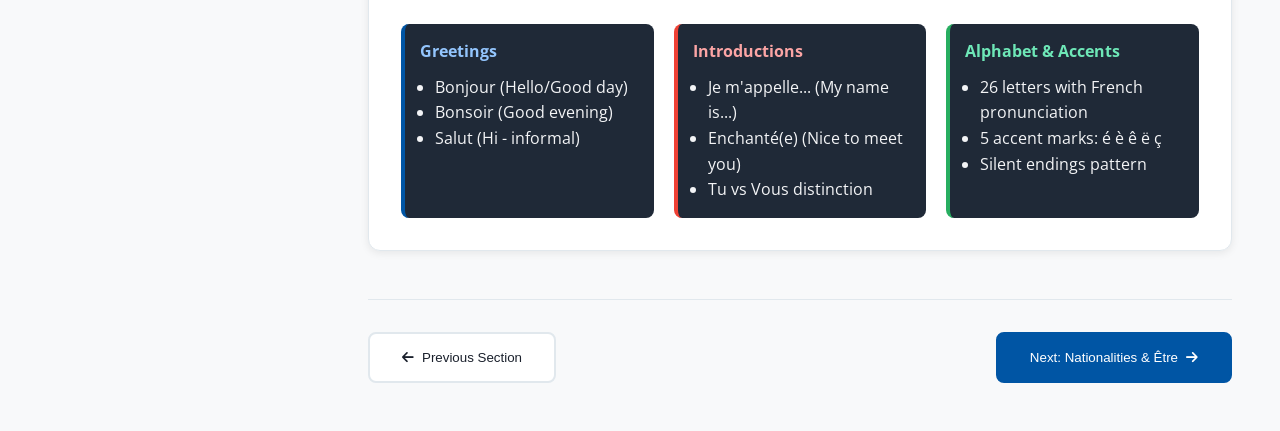
<file: v1/index.html>
<!DOCTYPE html>
<html lang="en">
<head>
    <meta charset="UTF-8">
    <meta name="viewport" content="width=device-width, initial-scale=1.0, maximum-scale=1.0, user-scalable=no, viewport-fit=cover">
    <meta name="apple-mobile-web-app-capable" content="yes">
    <meta name="apple-mobile-web-app-status-bar-style" content="black-translucent">
    <meta name="apple-mobile-web-app-title" content="Learn French">
    <meta name="theme-color" content="#0055A4">
    <meta name="mobile-web-app-capable" content="yes">
    <title>Learn French - Complete A0-A2 Course</title>
    <link rel="stylesheet" href="styles.css">
    <link href="https://fonts.googleapis.com/css2?family=Playfair+Display:wght@400;600;700&family=Open+Sans:wght@300;400;600;700&display=swap" rel="stylesheet">
    <link rel="stylesheet" href="https://cdnjs.cloudflare.com/ajax/libs/font-awesome/6.4.0/css/all.min.css">
</head>
<body>
    <!-- Sidebar Navigation -->
    <nav class="sidebar" id="sidebar">
        <div class="sidebar-header">
            <div class="logo">
                <span class="flag">🇫🇷</span>
                <h1>Français</h1>
            </div>
            <p class="tagline">A0 → A2 Journey</p>
        </div>

        <div class="progress-overview">
            <div class="progress-bar">
                <div class="progress-fill" id="overallProgress"></div>
            </div>
            <span class="progress-text">0% Complete</span>
        </div>

        <div class="nav-sections">
            <!-- Foundation -->
            <div class="nav-category">
                <h3><i class="fas fa-seedling"></i> Foundation (A0)</h3>
                <ul>
                    <li class="nav-item active" data-section="1">
                        <span class="section-number">1</span>
                        <span class="section-title">Introducing Yourself & Alphabet</span>
                        <span class="duration">55 min</span>
                    </li>
                    <li class="nav-item" data-section="2">
                        <span class="section-number">2</span>
                        <span class="section-title">Nationalities & Être</span>
                        <span class="duration">26 min</span>
                    </li>
                    <li class="nav-item" data-section="3">
                        <span class="section-number">3</span>
                        <span class="section-title">Greetings & Goodbye</span>
                        <span class="duration">21 min</span>
                    </li>
                </ul>
            </div>

            <!-- Building Blocks -->
            <div class="nav-category">
                <h3><i class="fas fa-cubes"></i> Building Blocks (A0-A1)</h3>
                <ul>
                    <li class="nav-item" data-section="4">
                        <span class="section-number">4</span>
                        <span class="section-title">Numbers Part 1</span>
                        <span class="duration">23 min</span>
                    </li>
                    <li class="nav-item" data-section="5">
                        <span class="section-number">5</span>
                        <span class="section-title">Talking About Yourself 1</span>
                        <span class="duration">28 min</span>
                    </li>
                    <li class="nav-item" data-section="6">
                        <span class="section-number">6</span>
                        <span class="section-title">Talking About Yourself 2</span>
                        <span class="duration">24 min</span>
                    </li>
                    <li class="nav-item" data-section="7">
                        <span class="section-number">7</span>
                        <span class="section-title">Articles</span>
                        <span class="duration">22 min</span>
                    </li>
                </ul>
            </div>

            <!-- Communication -->
            <div class="nav-category">
                <h3><i class="fas fa-comments"></i> Communication (A1)</h3>
                <ul>
                    <li class="nav-item" data-section="8">
                        <span class="section-number">8</span>
                        <span class="section-title">Family</span>
                        <span class="duration">41 min</span>
                    </li>
                    <li class="nav-item" data-section="9">
                        <span class="section-number">9</span>
                        <span class="section-title">Asking Questions</span>
                        <span class="duration">26 min</span>
                    </li>
                    <li class="nav-item" data-section="10">
                        <span class="section-number">10</span>
                        <span class="section-title">Numbers Part 2</span>
                        <span class="duration">27 min</span>
                    </li>
                </ul>
            </div>

            <!-- Practical Topics -->
            <div class="nav-category">
                <h3><i class="fas fa-map-signs"></i> Practical Topics (A1)</h3>
                <ul>
                    <li class="nav-item" data-section="11">
                        <span class="section-number">11</span>
                        <span class="section-title">Describing Your City</span>
                        <span class="duration">30 min</span>
                    </li>
                    <li class="nav-item" data-section="12">
                        <span class="section-number">12</span>
                        <span class="section-title">Understanding Directions</span>
                        <span class="duration">34 min</span>
                    </li>
                    <li class="nav-item" data-section="13">
                        <span class="section-number">13</span>
                        <span class="section-title">Preferences & Activities</span>
                        <span class="duration">39 min</span>
                    </li>
                    <li class="nav-item" data-section="14">
                        <span class="section-number">14</span>
                        <span class="section-title">Hotel Booking</span>
                        <span class="duration">39 min</span>
                    </li>
                    <li class="nav-item" data-section="15">
                        <span class="section-number">15</span>
                        <span class="section-title">Comprehensive Review</span>
                        <span class="duration">50 min</span>
                    </li>
                </ul>
            </div>

            <!-- Real-Life Scenarios -->
            <div class="nav-category">
                <h3><i class="fas fa-users"></i> Real-Life Scenarios (A1-A2)</h3>
                <ul>
                    <li class="nav-item" data-section="16">
                        <span class="section-number">16</span>
                        <span class="section-title">Suggesting an Outing 1</span>
                        <span class="duration">51 min</span>
                    </li>
                    <li class="nav-item" data-section="17">
                        <span class="section-number">17</span>
                        <span class="section-title">Suggesting an Outing 2</span>
                        <span class="duration">40 min</span>
                    </li>
                    <li class="nav-item" data-section="18">
                        <span class="section-number">18</span>
                        <span class="section-title">Personality & Appearance</span>
                        <span class="duration">34 min</span>
                    </li>
                    <li class="nav-item" data-section="19">
                        <span class="section-number">19</span>
                        <span class="section-title">Shopping</span>
                        <span class="duration">42 min</span>
                    </li>
                    <li class="nav-item" data-section="20">
                        <span class="section-number">20</span>
                        <span class="section-title">Daily Routine 1</span>
                        <span class="duration">35 min</span>
                    </li>
                    <li class="nav-item" data-section="21">
                        <span class="section-number">21</span>
                        <span class="section-title">Daily Routine 2</span>
                        <span class="duration">39 min</span>
                    </li>
                    <li class="nav-item" data-section="22">
                        <span class="section-number">22</span>
                        <span class="section-title">Holidays</span>
                        <span class="duration">39 min</span>
                    </li>
                    <li class="nav-item" data-section="23">
                        <span class="section-number">23</span>
                        <span class="section-title">At the Doctor's</span>
                        <span class="duration">28 min</span>
                    </li>
                    <li class="nav-item" data-section="24">
                        <span class="section-number">24</span>
                        <span class="section-title">Food & Dining</span>
                        <span class="duration">48 min</span>
                    </li>
                </ul>
            </div>

            <!-- Advanced Grammar -->
            <div class="nav-category">
                <h3><i class="fas fa-graduation-cap"></i> Advanced Grammar (A2)</h3>
                <ul>
                    <li class="nav-item" data-section="25">
                        <span class="section-number">25</span>
                        <span class="section-title">Giving Advice</span>
                        <span class="duration">25 min</span>
                    </li>
                    <li class="nav-item" data-section="26">
                        <span class="section-number">26</span>
                        <span class="section-title">Question Forms</span>
                        <span class="duration">25 min</span>
                    </li>
                    <li class="nav-item" data-section="27">
                        <span class="section-number">27</span>
                        <span class="section-title">Future Tense</span>
                        <span class="duration">25 min</span>
                    </li>
                    <li class="nav-item" data-section="28">
                        <span class="section-number">28</span>
                        <span class="section-title">Tense Review</span>
                        <span class="duration">30 min</span>
                    </li>
                    <li class="nav-item" data-section="29">
                        <span class="section-number">29</span>
                        <span class="section-title">Sentence Construction</span>
                        <span class="duration">40 min</span>
                    </li>
                    <li class="nav-item" data-section="30">
                        <span class="section-number">30</span>
                        <span class="section-title">Next Steps</span>
                        <span class="duration">10 min</span>
                    </li>
                </ul>
            </div>

            <!-- Bonus Section -->
            <div class="nav-category">
                <h3><i class="fas fa-heart"></i> Bonus Content</h3>
                <ul>
                    <li class="nav-item" data-section="31">
                        <span class="section-number">31</span>
                        <span class="section-title">Dating & Fun Phrases</span>
                        <span class="duration">45 min</span>
                    </li>
                    <li class="nav-item" data-section="32">
                        <span class="section-number">32</span>
                        <span class="section-title">Slang & Swear Words</span>
                        <span class="duration">40 min</span>
                    </li>
                    <li class="nav-item" data-section="33">
                        <span class="section-number">33</span>
                        <span class="section-title">Everyday Native Expressions</span>
                        <span class="duration">50 min</span>
                    </li>
                </ul>
            </div>
        </div>

        <div class="sidebar-footer">
            <button class="theme-toggle" id="themeToggle">
                <i class="fas fa-moon"></i> Dark Mode
            </button>
        </div>
    </nav>

    <!-- Mobile Menu Toggle -->
    <button class="mobile-menu-toggle" id="menuToggle">
        <i class="fas fa-bars"></i>
    </button>

    <!-- Mobile Sidebar Backdrop -->
    <div class="sidebar-backdrop" id="sidebarBackdrop"></div>

    <!-- Main Content Area -->
    <main class="content" id="mainContent">
        <!-- Content will be loaded dynamically -->
    </main>

    <!-- Audio Player (hidden) -->
    <audio id="audioPlayer"></audio>

    <!-- Section Content Files -->
    <script src="content/section1.js"></script>
    <script src="content/section2.js"></script>
    <script src="content/section3.js"></script>
    <script src="content/section4.js"></script>
    <script src="content/section5.js"></script>
    <script src="content/section6.js"></script>
    <script src="content/section7.js"></script>
    <script src="content/section8.js"></script>
    <script src="content/section9.js"></script>
    <script src="content/section10.js"></script>
    <script src="content/section11.js"></script>
    <script src="content/section12.js"></script>
    <script src="content/section13.js"></script>
    <script src="content/section14.js"></script>
    <script src="content/section15.js"></script>
    <script src="content/section16.js"></script>
    <script src="content/section17.js"></script>
    <script src="content/section18.js"></script>
    <script src="content/section19.js"></script>
    <script src="content/section20.js"></script>
    <script src="content/section21.js"></script>
    <script src="content/section22.js"></script>
    <script src="content/section23.js"></script>
    <script src="content/section24.js"></script>
    <script src="content/section25.js"></script>
    <script src="content/section26.js"></script>
    <script src="content/section27.js"></script>
    <script src="content/section28.js"></script>
    <script src="content/section29.js"></script>
    <script src="content/section30.js"></script>
    <script src="content/section31.js"></script>
    <script src="content/section32.js"></script>
    <script src="content/section33.js"></script>

    <!-- Main Application -->
    <script src="content.js"></script>
    <script src="app.js"></script>
</body>
</html>
</file>
<file: css/tokens.css>
/* ============================================================
   tokens.css — design tokens
   ------------------------------------------------------------
   Light is the base palette. Dark is redefined twice: once under
   prefers-color-scheme for viewers on "system", and once under
   [data-theme="dark"] so the in-app toggle wins either way.
   No colour is ever defined only inside a media query.
   ============================================================ */

:root {
  /* --- surfaces --- */
  --bg:            #FAF9F7;
  --bg-sunk:       #F1EFEB;
  --surface:       #FFFFFF;
  --surface-2:     #F7F5F2;
  --surface-hover: #F0EDE8;

  /* --- text --- */
  --text:          #1A1A20;
  --text-2:        #4A4A55;
  --text-3:        #75757F;
  --text-inverse:  #FFFFFF;

  /* --- lines --- */
  --line:          #E4E0D9;
  --line-strong:   #CFC9BF;

  /* --- accents --- */
  --accent:        #2D5BA8;   /* French blue, desaturated for long reading */
  --accent-soft:   #E8EFF9;
  --accent-text:   #23477F;

  --warm:          #C0563C;   /* terracotta, for "when to use" */
  --warm-soft:     #FBEDE8;

  --gold:          #A57B22;   /* pronunciation warnings */
  --gold-soft:     #FBF2DD;

  --ok:            #2F7D53;
  --ok-soft:       #E4F2E9;
  --bad:           #C33C3C;
  --bad-soft:      #FBE9E9;

  /* --- level badges --- */
  --a0:            #4A8C6F;
  --a1:            #2D5BA8;
  --a2:            #7A4B99;

  /* --- type --- */
  --sans: -apple-system, BlinkMacSystemFont, "Segoe UI", "Hiragino Sans",
          "Hiragino Kaku Gothic ProN", "Yu Gothic UI", Meiryo, system-ui, sans-serif;
  --serif: "Iowan Old Style", "Palatino Linotype", Palatino, Georgia,
           "Times New Roman", serif;
  --mono: ui-monospace, SFMono-Regular, "SF Mono", Menlo, Consolas, monospace;

  /* --- spacing --- */
  --s1: 0.25rem;  --s2: 0.5rem;   --s3: 0.75rem;  --s4: 1rem;
  --s5: 1.5rem;   --s6: 2rem;     --s7: 3rem;     --s8: 4rem;

  --radius:    12px;
  --radius-sm: 8px;
  --radius-lg: 18px;

  --shadow:    0 1px 2px rgba(26, 26, 32, 0.05), 0 4px 14px rgba(26, 26, 32, 0.05);
  --shadow-lg: 0 8px 40px rgba(26, 26, 32, 0.14);

  --nav-w: 300px;
  --header-h: 56px;
  --measure: 46rem;
}

/* Dark for viewers whose OS says dark and who have made no in-app choice. */
@media (prefers-color-scheme: dark) {
  :root:not([data-theme="light"]) {
    --bg:            #121218;
    --bg-sunk:       #0C0C11;
    --surface:       #1B1B23;
    --surface-2:     #22222C;
    --surface-hover: #2A2A35;

    --text:          #ECEAE6;
    --text-2:        #B4B1AB;
    --text-3:        #85827C;

    --line:          #2E2E3A;
    --line-strong:   #414150;

    --accent:        #7BA3E0;
    --accent-soft:   #1D2939;
    --accent-text:   #A9C4EE;

    --warm:          #E08769;
    --warm-soft:     #33211B;

    --gold:          #D9B25C;
    --gold-soft:     #2E2617;

    --ok:            #6BBE8E;
    --ok-soft:       #16291F;
    --bad:           #E88080;
    --bad-soft:      #2E1A1A;

    --a0:            #6BBE8E;
    --a1:            #7BA3E0;
    --a2:            #B48ED4;

    --shadow:    0 1px 2px rgba(0, 0, 0, 0.4), 0 4px 14px rgba(0, 0, 0, 0.3);
    --shadow-lg: 0 8px 40px rgba(0, 0, 0, 0.6);
  }
}

/* Dark chosen explicitly in the app. */
:root[data-theme="dark"] {
  --bg:            #121218;
  --bg-sunk:       #0C0C11;
  --surface:       #1B1B23;
  --surface-2:     #22222C;
  --surface-hover: #2A2A35;

  --text:          #ECEAE6;
  --text-2:        #B4B1AB;
  --text-3:        #85827C;

  --line:          #2E2E3A;
  --line-strong:   #414150;

  --accent:        #7BA3E0;
  --accent-soft:   #1D2939;
  --accent-text:   #A9C4EE;

  --warm:          #E08769;
  --warm-soft:     #33211B;

  --gold:          #D9B25C;
  --gold-soft:     #2E2617;

  --ok:            #6BBE8E;
  --ok-soft:       #16291F;
  --bad:           #E88080;
  --bad-soft:      #2E1A1A;

  --a0:            #6BBE8E;
  --a1:            #7BA3E0;
  --a2:            #B48ED4;

  --shadow:    0 1px 2px rgba(0, 0, 0, 0.4), 0 4px 14px rgba(0, 0, 0, 0.3);
  --shadow-lg: 0 8px 40px rgba(0, 0, 0, 0.6);
}
</file>
<file: css/base.css>
/* ============================================================
   base.css — reset, layout shell, navigation
   Mobile-first: the base rules describe the phone, media queries
   add the sidebar layout from 900px up.
   ============================================================ */

*, *::before, *::after { box-sizing: border-box; }

html {
  -webkit-text-size-adjust: 100%;
  scroll-behavior: smooth;
}

body {
  margin: 0;
  background: var(--bg);
  color: var(--text);
  font-family: var(--sans);
  font-size: 16px;
  line-height: 1.65;
  -webkit-font-smoothing: antialiased;
  overflow-x: hidden;
}

h1, h2, h3, h4 { line-height: 1.25; margin: 0; font-weight: 650; letter-spacing: -0.015em; }
h1 { font-size: 1.75rem; }
h2 { font-size: 1.3rem; }
h3 { font-size: 1.05rem; }
p  { margin: 0 0 var(--s4); }
a  { color: var(--accent); }

button {
  font: inherit;
  color: inherit;
  background: none;
  border: none;
  cursor: pointer;
  padding: 0;
}

:focus-visible {
  outline: 2px solid var(--accent);
  outline-offset: 2px;
  border-radius: 4px;
}

::selection { background: var(--accent-soft); color: var(--accent-text); }

/* ------------------------------------------------------------
   Header (mobile only)
   ------------------------------------------------------------ */
.header {
  position: sticky;
  top: 0;
  z-index: 40;
  display: flex;
  align-items: center;
  gap: var(--s3);
  height: var(--header-h);
  padding: 0 var(--s3);
  padding-top: env(safe-area-inset-top);
  background: color-mix(in srgb, var(--bg) 88%, transparent);
  backdrop-filter: saturate(180%) blur(12px);
  -webkit-backdrop-filter: saturate(180%) blur(12px);
  border-bottom: 1px solid var(--line);
}

.header__title {
  font-size: 0.9rem;
  font-weight: 600;
  flex: 1;
  min-width: 0;
  overflow: hidden;
  text-overflow: ellipsis;
  white-space: nowrap;
}

.icon-btn {
  display: inline-flex;
  align-items: center;
  justify-content: center;
  width: 38px;
  height: 38px;
  flex: 0 0 auto;
  border-radius: var(--radius-sm);
  color: var(--text-2);
  transition: background 0.15s, color 0.15s;
}
.icon-btn:hover { background: var(--surface-hover); color: var(--text); }
.icon-btn svg { width: 20px; height: 20px; }

/* ------------------------------------------------------------
   Sidebar
   ------------------------------------------------------------ */
.nav {
  position: fixed;
  inset: 0 auto 0 0;
  z-index: 60;
  width: min(88vw, var(--nav-w));
  display: flex;
  flex-direction: column;
  background: var(--surface);
  border-right: 1px solid var(--line);
  transform: translateX(-100%);
  transition: transform 0.26s cubic-bezier(0.4, 0, 0.2, 1);
  padding-top: env(safe-area-inset-top);
}
.nav.is-open { transform: translateX(0); }

.nav__head {
  padding: var(--s4) var(--s4) var(--s3);
  border-bottom: 1px solid var(--line);
}

.nav__brand {
  display: flex;
  align-items: baseline;
  gap: var(--s2);
  font-family: var(--serif);
  font-size: 1.3rem;
  font-weight: 600;
  letter-spacing: -0.01em;
}
.nav__brand span { font-size: 0.72rem; font-family: var(--sans); color: var(--text-3); letter-spacing: 0.06em; }

.nav__progress {
  margin-top: var(--s3);
  display: flex;
  align-items: center;
  gap: var(--s3);
  font-size: 0.75rem;
  color: var(--text-3);
}
.bar {
  flex: 1;
  height: 5px;
  border-radius: 99px;
  background: var(--bg-sunk);
  overflow: hidden;
}
.bar > i {
  display: block;
  height: 100%;
  border-radius: 99px;
  background: var(--accent);
  transition: width 0.4s ease;
}

.nav__list {
  flex: 1;
  overflow-y: auto;
  overscroll-behavior: contain;
  padding: var(--s3) var(--s2) var(--s6);
  -webkit-overflow-scrolling: touch;
}

.nav__group { margin-bottom: var(--s4); }
.nav__group > h4 {
  font-size: 0.68rem;
  text-transform: uppercase;
  letter-spacing: 0.1em;
  color: var(--text-3);
  padding: var(--s2) var(--s3);
  font-weight: 600;
}

.nav__item {
  display: flex;
  align-items: center;
  gap: var(--s3);
  width: 100%;
  text-align: left;
  padding: 0.6rem var(--s3);
  border-radius: var(--radius-sm);
  color: var(--text-2);
  font-size: 0.85rem;
  line-height: 1.35;
  transition: background 0.14s, color 0.14s;
}
.nav__item:hover { background: var(--surface-hover); color: var(--text); }
.nav__item.is-active { background: var(--accent-soft); color: var(--accent-text); font-weight: 600; }

.nav__num {
  flex: 0 0 24px;
  height: 24px;
  display: grid;
  place-items: center;
  border-radius: 6px;
  background: var(--bg-sunk);
  font-size: 0.7rem;
  font-variant-numeric: tabular-nums;
  color: var(--text-3);
  font-weight: 600;
}
.nav__item.is-active .nav__num { background: var(--accent); color: #fff; }
.nav__item.is-done .nav__num { background: var(--ok-soft); color: var(--ok); }
.nav__item.is-done .nav__num::after { content: "✓"; }
.nav__item.is-done .nav__num > span { display: none; }

.nav__label { flex: 1; min-width: 0; }

.nav__foot {
  border-top: 1px solid var(--line);
  padding: var(--s3) var(--s4) calc(var(--s3) + env(safe-area-inset-bottom));
  display: flex;
  gap: var(--s2);
}

.backdrop {
  position: fixed;
  inset: 0;
  z-index: 50;
  background: rgba(12, 12, 17, 0.45);
  opacity: 0;
  pointer-events: none;
  transition: opacity 0.26s;
}
.backdrop.is-open { opacity: 1; pointer-events: auto; }

/* ------------------------------------------------------------
   Main
   ------------------------------------------------------------ */
.main {
  padding: var(--s5) var(--s4) var(--s8);
  max-width: var(--measure);
  margin: 0 auto;
}

.section-foot {
  display: flex;
  gap: var(--s3);
  margin-top: var(--s7);
  padding-top: var(--s5);
  border-top: 1px solid var(--line);
}

/* ------------------------------------------------------------
   Desktop
   ------------------------------------------------------------ */
/* very narrow phones: the title yields before the controls do */
@media (max-width: 380px) {
  .icon-btn { width: 34px; height: 34px; }
  .header { gap: var(--s2); }
}

@media (min-width: 900px) {
  .header { display: none; }

  .nav {
    transform: none;
    box-shadow: none;
  }

  .backdrop { display: none; }

  .app { margin-left: var(--nav-w); }

  .main { padding: var(--s7) var(--s6) var(--s8); }

  h1 { font-size: 2.1rem; }
  h2 { font-size: 1.45rem; }
}

@media (prefers-reduced-motion: reduce) {
  *, *::before, *::after {
    animation-duration: 0.01ms !important;
    transition-duration: 0.01ms !important;
    scroll-behavior: auto !important;
  }
}
</file>
<file: css/components.css>
/* ============================================================
   components.css — lesson content
   ============================================================ */

/* ------------------------------------------------------------
   Section header
   ------------------------------------------------------------ */
.shead { margin-bottom: var(--s6); }

.shead__meta {
  display: flex;
  flex-wrap: wrap;
  align-items: center;
  gap: var(--s2);
  margin-bottom: var(--s3);
}

.chip {
  display: inline-flex;
  align-items: center;
  gap: 0.35em;
  padding: 0.2em 0.65em;
  border-radius: 99px;
  font-size: 0.72rem;
  font-weight: 600;
  letter-spacing: 0.02em;
  background: var(--surface-2);
  color: var(--text-2);
  border: 1px solid var(--line);
}
.chip--a0 { color: var(--a0); border-color: color-mix(in srgb, var(--a0) 35%, transparent); background: color-mix(in srgb, var(--a0) 8%, transparent); }
.chip--a1 { color: var(--a1); border-color: color-mix(in srgb, var(--a1) 35%, transparent); background: color-mix(in srgb, var(--a1) 8%, transparent); }
.chip--a2 { color: var(--a2); border-color: color-mix(in srgb, var(--a2) 35%, transparent); background: color-mix(in srgb, var(--a2) 8%, transparent); }

.shead__fr {
  font-family: var(--serif);
  font-style: italic;
  color: var(--text-3);
  font-size: 1.05rem;
  margin-top: var(--s1);
}

/* ------------------------------------------------------------
   Goals
   ------------------------------------------------------------ */
.goals {
  background: var(--accent-soft);
  border-radius: var(--radius);
  padding: var(--s4) var(--s5);
  margin-bottom: var(--s6);
}
.goals h3 { font-size: 0.8rem; text-transform: uppercase; letter-spacing: 0.08em; color: var(--accent-text); margin-bottom: var(--s3); }
.goals ul { margin: 0; padding-left: 1.1rem; }
.goals li { margin-bottom: var(--s1); color: var(--text-2); font-size: 0.92rem; }
.goals li::marker { color: var(--accent); }

/* ------------------------------------------------------------
   Blocks
   ------------------------------------------------------------ */
.block { margin-bottom: var(--s7); }

.block__head {
  display: flex;
  align-items: baseline;
  justify-content: space-between;
  gap: var(--s3);
  margin-bottom: var(--s2);
  flex-wrap: wrap;
}
.block__head h2 { flex: 1; min-width: 0; }

.block__intro {
  color: var(--text-2);
  font-size: 0.94rem;
  margin-bottom: var(--s4);
}

.playall {
  display: inline-flex;
  align-items: center;
  gap: 0.4em;
  font-size: 0.76rem;
  font-weight: 600;
  color: var(--accent);
  padding: 0.3em 0.7em;
  border: 1px solid color-mix(in srgb, var(--accent) 30%, transparent);
  border-radius: 99px;
  white-space: nowrap;
}
.playall:hover { background: var(--accent-soft); }
.playall svg { width: 13px; height: 13px; }

/* ------------------------------------------------------------
   Phrase card — the core unit
   ------------------------------------------------------------ */
.cards { display: grid; gap: var(--s3); }

.card {
  background: var(--surface);
  border: 1px solid var(--line);
  border-radius: var(--radius);
  padding: var(--s4);
  transition: border-color 0.16s, box-shadow 0.16s;
}
.card:hover { border-color: var(--line-strong); }
.card.is-playing {
  border-color: var(--accent);
  box-shadow: 0 0 0 3px var(--accent-soft);
}

.card__top {
  display: flex;
  align-items: flex-start;
  gap: var(--s3);
}

.card__fr {
  flex: 1;
  min-width: 0;
  font-family: var(--serif);
  font-size: 1.3rem;
  font-weight: 600;
  line-height: 1.35;
  letter-spacing: -0.01em;
}

/* Each word is its own tap target so a learner can isolate one. */
.w {
  cursor: pointer;
  border-radius: 4px;
  padding: 0 1px;
  transition: background 0.12s, color 0.12s;
}
.w:hover { background: var(--accent-soft); color: var(--accent-text); }
.punct { color: var(--text-3); }
.w.is-playing { background: var(--accent); color: #fff; }

.card__audio { display: flex; gap: var(--s1); flex: 0 0 auto; }

.pbtn {
  width: 38px;
  height: 38px;
  display: grid;
  place-items: center;
  border-radius: 50%;
  background: var(--accent-soft);
  color: var(--accent-text);
  transition: transform 0.12s, background 0.15s;
}
.pbtn:hover { background: color-mix(in srgb, var(--accent) 20%, transparent); }
.pbtn:active { transform: scale(0.92); }
.pbtn svg { width: 16px; height: 16px; }
.pbtn--slow { background: var(--surface-2); color: var(--text-2); font-size: 0.62rem; font-weight: 700; letter-spacing: -0.02em; }
.pbtn--slow:hover { background: var(--surface-hover); color: var(--text); }
.pbtn.is-playing { background: var(--accent); color: #fff; }

/* --- pronunciation row --- */
.pron {
  display: flex;
  flex-wrap: wrap;
  align-items: center;
  gap: var(--s1) var(--s3);
  margin-top: var(--s2);
  font-size: 0.82rem;
}
.pron > span { display: inline-flex; align-items: baseline; gap: 0.35em; }
.pron b {
  font-size: 0.62rem;
  font-weight: 700;
  text-transform: uppercase;
  letter-spacing: 0.06em;
  color: var(--text-3);
}
.pron__kana { color: var(--text); font-weight: 600; }
.pron__en   { color: var(--text-2); font-family: var(--mono); font-size: 0.76rem; }
.pron__ipa  { color: var(--text-3); font-family: var(--mono); font-size: 0.76rem; }

/* --- meanings --- */
.card__en {
  margin-top: var(--s3);
  color: var(--text);
  font-size: 0.95rem;
}
.card__ja {
  color: var(--text-2);
  font-size: 0.88rem;
  margin-top: 2px;
}
.card__lit {
  color: var(--text-3);
  font-size: 0.8rem;
  font-style: italic;
  margin-top: var(--s1);
}

/* --- register --- */
.reg {
  display: inline-flex;
  align-items: center;
  gap: 0.4em;
  font-size: 0.7rem;
  font-weight: 600;
  color: var(--text-3);
  margin-top: var(--s2);
}
.reg__dots { display: inline-flex; gap: 2px; }
.reg__dots i {
  width: 6px; height: 6px; border-radius: 50%;
  background: var(--line-strong);
}
.reg__dots i.on { background: var(--accent); }

/* --- collapsed disclosures (when-to-use, pronunciation) --- */
.card__more {
  margin-top: var(--s3);
  padding-top: var(--s2);
  border-top: 1px dashed var(--line);
  display: grid;
  gap: 2px;
}

.disc__toggle {
  display: flex;
  align-items: center;
  gap: var(--s2);
  width: 100%;
  min-height: 40px;          /* comfortable thumb target */
  padding: 0.4rem 0;
  font-size: 0.78rem;
  font-weight: 600;
  text-align: left;
  color: var(--text-2);
}
.disc__toggle svg { width: 14px; height: 14px; flex: 0 0 auto; }
.disc__toggle .caret { margin-left: auto; transition: transform 0.2s; color: var(--text-3); }
.disc.is-open .caret { transform: rotate(180deg); }

.disc--warm .disc__toggle { color: var(--warm); }
.disc--gold .disc__toggle { color: var(--gold); }

.disc__tag { display: inline-flex; gap: 3px; }
.disc__tag i {
  font-style: normal;
  font-family: var(--mono);
  font-size: 0.7rem;
  background: var(--surface-2);
  border-radius: 4px;
  padding: 0 0.35em;
  color: var(--text-3);
}

.disc__body { display: none; margin: var(--s1) 0 var(--s2); }
.disc.is-open .disc__body { display: block; }

.disc--warm .disc__body {
  background: var(--warm-soft);
  border-radius: var(--radius-sm);
  padding: var(--s3) var(--s4);
  font-size: 0.86rem;
  color: var(--text-2);
  line-height: 1.75;
}
.disc--warm .disc__body p { margin: 0 0 var(--s2); }
.disc--warm .disc__body p:last-child { margin: 0; }
.disc--warm .disc__body .en { color: var(--text-3); font-size: 0.81rem; }

.warn__item {
  display: flex;
  gap: var(--s2);
  align-items: flex-start;
  background: var(--gold-soft);
  border-radius: var(--radius-sm);
  padding: var(--s2) var(--s3);
  font-size: 0.8rem;
  line-height: 1.65;
  color: var(--text-2);
  margin-bottom: 2px;
}
.warn__item:last-child { margin-bottom: 0; }
.warn__sym {
  flex: 0 0 auto;
  font-family: var(--mono);
  font-weight: 700;
  color: var(--gold);
  background: var(--surface);
  border-radius: 5px;
  padding: 0 0.4em;
  font-size: 0.82rem;
}
.warn__item .near { color: var(--text-3); font-size: 0.76rem; display: block; margin-top: 3px; }

/* ------------------------------------------------------------
   Grammar / note blocks
   ------------------------------------------------------------ */
.note {
  border-left: 3px solid var(--accent);
  background: var(--surface-2);
  border-radius: 0 var(--radius) var(--radius) 0;
  padding: var(--s4) var(--s5);
  margin: var(--s4) 0;
}
.note h4 {
  font-size: 0.82rem;
  letter-spacing: 0.01em;
  color: var(--accent-text);
  margin-bottom: var(--s2);
}
.note--warm { border-left-color: var(--warm); }
.note--warm h4 { color: var(--warm); }
.note--gold { border-left-color: var(--gold); }
.note--gold h4 { color: var(--gold); }
.note p:last-child { margin-bottom: 0; }
.note ul { margin: var(--s2) 0 0; padding-left: 1.1rem; }
.note li { margin-bottom: var(--s1); font-size: 0.9rem; color: var(--text-2); }

/* ------------------------------------------------------------
   Conjugation table
   ------------------------------------------------------------ */
.conj {
  border: 1px solid var(--line);
  border-radius: var(--radius);
  overflow: hidden;
  background: var(--surface);
}
.conj__row {
  display: grid;
  grid-template-columns: minmax(72px, 0.9fr) 1.4fr auto;
  align-items: center;
  gap: var(--s2);
  padding: 0.7rem var(--s4);
  border-bottom: 1px solid var(--line);
}
.conj__row:last-child { border-bottom: none; }
.conj__row:nth-child(odd) { background: var(--surface-2); }
.conj__pro { color: var(--text-3); font-size: 0.88rem; }
.conj__form { font-family: var(--serif); font-size: 1.05rem; font-weight: 600; }
.conj__form em { font-style: normal; color: var(--accent); }
.conj__kana { display: block; font-family: var(--sans); font-size: 0.72rem; font-weight: 400; color: var(--text-3); margin-top: 1px; }
.conj .pbtn { width: 32px; height: 32px; }
.conj .pbtn svg { width: 13px; height: 13px; }

/* ------------------------------------------------------------
   Dialogue
   ------------------------------------------------------------ */
.dlg {
  background: var(--surface);
  border: 1px solid var(--line);
  border-radius: var(--radius);
  padding: var(--s4);
}
.dlg__scene {
  font-size: 0.8rem;
  color: var(--text-3);
  font-style: italic;
  padding-bottom: var(--s3);
  margin-bottom: var(--s3);
  border-bottom: 1px dashed var(--line);
}
.dlg__line { display: flex; gap: var(--s3); padding: var(--s2) 0; }
.dlg__who {
  flex: 0 0 auto;
  width: 30px; height: 30px;
  border-radius: 50%;
  display: grid; place-items: center;
  background: var(--accent-soft);
  color: var(--accent-text);
  font-size: 0.72rem;
  font-weight: 700;
}
.dlg__line:nth-child(even) .dlg__who { background: var(--warm-soft); color: var(--warm); }
.dlg__body { flex: 1; min-width: 0; }
.dlg__fr { font-family: var(--serif); font-size: 1.05rem; font-weight: 600; }
.dlg__en { font-size: 0.85rem; color: var(--text-2); margin-top: 1px; }
.dlg__kana { font-size: 0.75rem; color: var(--text-3); margin-top: 1px; }

/* ------------------------------------------------------------
   Vocabulary grid (letters, numbers, quick lists)
   ------------------------------------------------------------ */
.grid {
  display: grid;
  grid-template-columns: repeat(auto-fill, minmax(96px, 1fr));
  gap: var(--s2);
}
.tile {
  background: var(--surface);
  border: 1px solid var(--line);
  border-radius: var(--radius-sm);
  padding: var(--s3) var(--s2);
  text-align: center;
  transition: border-color 0.14s, transform 0.1s, background 0.14s;
}
.tile:hover { border-color: var(--accent); background: var(--accent-soft); }
.tile:active { transform: scale(0.97); }
.tile.is-playing { border-color: var(--accent); background: var(--accent-soft); }
.tile__fr { font-family: var(--serif); font-size: 1.15rem; font-weight: 700; }
.tile__kana { font-size: 0.74rem; color: var(--text-2); margin-top: 2px; }
.tile__en { font-size: 0.7rem; color: var(--text-3); margin-top: 1px; }

/* ------------------------------------------------------------
   Quiz
   ------------------------------------------------------------ */
.quiz {
  background: var(--surface);
  border: 1px solid var(--line);
  border-radius: var(--radius);
  padding: var(--s4);
  margin-bottom: var(--s3);
}
.quiz__q { font-weight: 600; margin-bottom: var(--s3); font-size: 0.98rem; }
.quiz__q .num { color: var(--text-3); margin-right: 0.4em; font-variant-numeric: tabular-nums; }
.quiz__opts { display: grid; gap: var(--s2); }

.opt {
  display: flex;
  align-items: center;
  gap: var(--s3);
  width: 100%;
  text-align: left;
  padding: 0.65rem var(--s3);
  border: 1px solid var(--line);
  border-radius: var(--radius-sm);
  background: var(--surface);
  font-size: 0.92rem;
  transition: border-color 0.14s, background 0.14s;
}
.opt:hover:not([disabled]) { border-color: var(--accent); background: var(--accent-soft); }
.opt__k {
  flex: 0 0 24px; height: 24px;
  display: grid; place-items: center;
  border-radius: 6px;
  background: var(--surface-2);
  font-size: 0.72rem;
  font-weight: 700;
  color: var(--text-3);
}
.opt.is-correct { border-color: var(--ok); background: var(--ok-soft); }
.opt.is-correct .opt__k { background: var(--ok); color: #fff; }
.opt.is-wrong { border-color: var(--bad); background: var(--bad-soft); }
.opt.is-wrong .opt__k { background: var(--bad); color: #fff; }
.opt[disabled] { cursor: default; }

.quiz__fb {
  display: none;
  margin-top: var(--s3);
  padding: var(--s3);
  border-radius: var(--radius-sm);
  font-size: 0.86rem;
  line-height: 1.6;
}
.quiz__fb.show { display: block; }
.quiz__fb.ok  { background: var(--ok-soft); color: var(--ok); }
.quiz__fb.bad { background: var(--bad-soft); color: var(--bad); }

/* ------------------------------------------------------------
   Buttons
   ------------------------------------------------------------ */
.btn {
  display: inline-flex;
  align-items: center;
  justify-content: center;
  gap: 0.5em;
  padding: 0.62rem 1.1rem;
  border-radius: var(--radius-sm);
  border: 1px solid var(--line);
  background: var(--surface);
  color: var(--text);
  font-size: 0.88rem;
  font-weight: 600;
  transition: background 0.14s, border-color 0.14s, transform 0.1s;
}
.btn:hover { background: var(--surface-hover); border-color: var(--line-strong); }
.btn:active { transform: scale(0.98); }
.btn svg { width: 15px; height: 15px; }
.btn--primary { background: var(--accent); border-color: var(--accent); color: #fff; }
.btn--primary:hover { background: var(--accent-text); border-color: var(--accent-text); }
.btn--grow { flex: 1; }
.btn--sm { padding: 0.4rem 0.75rem; font-size: 0.8rem; }

/* ------------------------------------------------------------
   Voice warning banner
   ------------------------------------------------------------ */
.voicewarn {
  display: none;
  gap: var(--s3);
  align-items: flex-start;
  background: var(--gold-soft);
  border: 1px solid color-mix(in srgb, var(--gold) 35%, transparent);
  border-radius: var(--radius);
  padding: var(--s3) var(--s4);
  margin-bottom: var(--s5);
  font-size: 0.84rem;
  line-height: 1.6;
  color: var(--text-2);
}
.voicewarn.show { display: flex; }
.voicewarn svg { width: 18px; height: 18px; flex: 0 0 auto; color: var(--gold); margin-top: 2px; }
.voicewarn b { color: var(--text); }

/* ------------------------------------------------------------
   Offline status bar
   ------------------------------------------------------------ */
.offbar {
  display: none;
  align-items: center;
  gap: var(--s3);
  padding: var(--s3) var(--s4);
  margin-bottom: var(--s5);
  border-radius: var(--radius);
  border: 1px solid var(--line);
  background: var(--surface);
  font-size: 0.84rem;
  line-height: 1.5;
  color: var(--text-2);
}
.offbar.show { display: flex; }
.offbar--ok   { border-color: color-mix(in srgb, var(--ok) 40%, transparent);  background: var(--ok-soft); }
.offbar--bad  { border-color: color-mix(in srgb, var(--bad) 40%, transparent); background: var(--bad-soft); }
.offbar--busy { border-color: color-mix(in srgb, var(--gold) 40%, transparent);background: var(--gold-soft); }

.offbar__text { flex: 1; min-width: 0; }
.offbar__text b { color: var(--text); font-weight: 700; }

.offbar__icon { flex: 0 0 auto; width: 18px; height: 18px; display: grid; place-items: center; }
.offbar__icon svg { width: 18px; height: 18px; }
.offbar--ok  .offbar__icon { color: var(--ok); }
.offbar--bad .offbar__icon { color: var(--bad); }

/* a ring that turns while the assets are downloading */
.offbar--busy .offbar__icon::before {
  content: "";
  width: 15px; height: 15px;
  border-radius: 50%;
  border: 2px solid color-mix(in srgb, var(--gold) 35%, transparent);
  border-top-color: var(--gold);
  animation: offspin 0.8s linear infinite;
}
@keyframes offspin { to { transform: rotate(360deg); } }

.offbar__act {
  flex: 0 0 auto;
  padding: 0.3rem 0.7rem;
  border-radius: 99px;
  border: 1px solid var(--line-strong);
  font-size: 0.78rem;
  font-weight: 600;
  color: var(--text);
  background: var(--surface);
}
.offbar__act:hover { background: var(--surface-hover); }
.offbar__close {
  flex: 0 0 auto;
  width: 26px; height: 26px;
  border-radius: 50%;
  font-size: 1.1rem;
  line-height: 1;
  color: var(--text-3);
}
.offbar__close:hover { background: var(--surface-hover); color: var(--text); }

/* ------------------------------------------------------------
   Panels (search, flashcards, settings)
   ------------------------------------------------------------ */
.sheet {
  position: fixed;
  inset: 0;
  z-index: 80;
  display: none;
  align-items: flex-end;
  justify-content: center;
  background: rgba(12, 12, 17, 0.5);
  padding: 0;
}
.sheet.is-open { display: flex; }

.sheet__panel {
  background: var(--bg);
  width: 100%;
  max-width: 44rem;
  max-height: 92vh;
  border-radius: var(--radius-lg) var(--radius-lg) 0 0;
  display: flex;
  flex-direction: column;
  box-shadow: var(--shadow-lg);
  animation: rise 0.24s cubic-bezier(0.4, 0, 0.2, 1);
}
@keyframes rise { from { transform: translateY(3%); opacity: 0.6; } }

.sheet__head {
  display: flex;
  align-items: center;
  gap: var(--s3);
  padding: var(--s4);
  border-bottom: 1px solid var(--line);
}
.sheet__head h3 { flex: 1; }
.sheet__body {
  flex: 1;
  overflow-y: auto;
  overscroll-behavior: contain;
  padding: var(--s4);
  padding-bottom: calc(var(--s5) + env(safe-area-inset-bottom));
  -webkit-overflow-scrolling: touch;
}

@media (min-width: 700px) {
  .sheet { align-items: center; padding: var(--s5); }
  .sheet__panel { border-radius: var(--radius-lg); }
}

/* search */
.search-input {
  width: 100%;
  padding: 0.7rem var(--s4);
  border: 1px solid var(--line);
  border-radius: var(--radius-sm);
  background: var(--surface);
  color: var(--text);
  font: inherit;
  font-size: 0.95rem;
}
.search-input:focus { outline: none; border-color: var(--accent); box-shadow: 0 0 0 3px var(--accent-soft); }

.result {
  display: flex;
  align-items: center;
  gap: var(--s3);
  width: 100%;
  text-align: left;
  padding: var(--s3);
  border-radius: var(--radius-sm);
  border-bottom: 1px solid var(--line);
}
.result:hover { background: var(--surface-hover); }
.result__fr { font-family: var(--serif); font-weight: 600; }
.result__meta { font-size: 0.78rem; color: var(--text-3); }
.result__sec {
  flex: 0 0 auto;
  font-size: 0.68rem;
  color: var(--text-3);
  background: var(--surface-2);
  padding: 0.15em 0.5em;
  border-radius: 99px;
}

/* settings rows */
.setting {
  display: flex;
  align-items: center;
  gap: var(--s3);
  padding: var(--s3) 0;
  border-bottom: 1px solid var(--line);
}
.setting:last-child { border-bottom: none; }
.setting__label { flex: 1; }
.setting__label b { display: block; font-size: 0.92rem; font-weight: 600; }
/* a row may carry more than one line of hint, so they must not run together */
.setting__label span { display: block; font-size: 0.78rem; color: var(--text-3); line-height: 1.5; }
.setting__label span + span { margin-top: 2px; opacity: 0.85; }

.dot {
  flex: 0 0 auto;
  width: 9px;
  height: 9px;
  border-radius: 50%;
  background: var(--line-strong);
}
.dot--ok   { background: var(--ok); }
.dot--bad  { background: var(--bad); }
.dot--wait { background: var(--gold); }

.switch {
  flex: 0 0 auto;
  width: 44px; height: 26px;
  border-radius: 99px;
  background: var(--line-strong);
  position: relative;
  transition: background 0.18s;
}
.switch::after {
  content: "";
  position: absolute;
  top: 3px; left: 3px;
  width: 20px; height: 20px;
  border-radius: 50%;
  background: #fff;
  transition: transform 0.18s;
  box-shadow: 0 1px 3px rgba(0,0,0,0.3);
}
.switch.on { background: var(--accent); }
.switch.on::after { transform: translateX(18px); }

/* ------------------------------------------------------------
   Grammar — inline note on a card
   ------------------------------------------------------------ */
.disc--blue .disc__toggle { color: var(--accent); }

.gram__item {
  background: var(--accent-soft);
  border-radius: var(--radius-sm);
  padding: var(--s2) var(--s3);
  margin-bottom: 3px;
}
.gram__item:last-child { margin-bottom: 0; }

.gram__open {
  display: flex;
  align-items: center;
  gap: 0.4em;
  width: 100%;
  text-align: left;
  color: var(--accent-text);
  font-size: 0.82rem;
  font-weight: 700;
}
.gram__open svg { width: 12px; height: 12px; opacity: 0.65; flex: 0 0 auto; }
.gram__open:hover svg { opacity: 1; }
.gram__name { flex: 1; min-width: 0; }
.gram__sum {
  margin: 3px 0 0;
  font-size: 0.79rem;
  line-height: 1.65;
  color: var(--text-2);
}

/* section footer summary */
.gsummary {
  margin: var(--s6) 0 var(--s5);
  padding: var(--s4);
  border: 1px solid var(--line);
  border-radius: var(--radius);
  background: var(--surface);
}
.gsummary h3 {
  display: flex;
  align-items: center;
  gap: 0.45em;
  font-size: 0.78rem;
  text-transform: uppercase;
  letter-spacing: 0.07em;
  color: var(--text-3);
  margin-bottom: var(--s3);
}
.gsummary h3 svg { width: 14px; height: 14px; }
.gsummary > div { display: flex; flex-wrap: wrap; gap: var(--s2); }

.gchip {
  padding: 0.32em 0.8em;
  border-radius: 99px;
  border: 1px solid color-mix(in srgb, var(--accent) 30%, transparent);
  background: var(--accent-soft);
  color: var(--accent-text);
  font-size: 0.78rem;
  font-weight: 600;
}
.gchip:hover { background: color-mix(in srgb, var(--accent) 18%, transparent); }

/* ------------------------------------------------------------
   Grammar — the reference sheet
   ------------------------------------------------------------ */
.gcat { margin-bottom: var(--s6); }
.gcat > h2 {
  position: sticky;
  top: calc(var(--s4) * -1);
  z-index: 2;
  font-size: 0.76rem;
  text-transform: uppercase;
  letter-spacing: 0.09em;
  color: var(--text-3);
  padding: var(--s3) 0 var(--s2);
  margin-bottom: var(--s3);
  border-bottom: 1px solid var(--line);
  background: var(--bg);
}

.gentry {
  border: 1px solid var(--line);
  border-radius: var(--radius);
  background: var(--surface);
  padding: var(--s4);
  margin-bottom: var(--s3);
  scroll-margin-top: var(--s6);
  transition: border-color 0.3s, box-shadow 0.3s;
}
.gentry.is-target {
  border-color: var(--accent);
  box-shadow: 0 0 0 3px var(--accent-soft);
}
.gentry h3 { font-size: 1.02rem; margin-bottom: var(--s2); }
.gentry__sum { font-size: 0.87rem; color: var(--text-2); margin-bottom: var(--s3); }
.gentry .conj { margin-bottom: var(--s3); }

.gentry__rules { margin: 0 0 var(--s3); padding-left: 1.1rem; }
.gentry__rules li {
  font-size: 0.83rem;
  line-height: 1.7;
  color: var(--text-2);
  margin-bottom: var(--s1);
}
.gentry__rules li::marker { color: var(--accent); }

.gentry__ex h4 {
  font-size: 0.68rem;
  text-transform: uppercase;
  letter-spacing: 0.08em;
  color: var(--text-3);
  margin-bottom: var(--s2);
}
.gex {
  display: flex;
  align-items: flex-start;
  gap: var(--s3);
  padding: var(--s2) 0;
  border-top: 1px dashed var(--line);
}
.gex .pbtn { width: 30px; height: 30px; }
.gex .pbtn svg { width: 12px; height: 12px; }
.gex__fr { font-family: var(--serif); font-size: 1rem; font-weight: 600; }
.gex__kana { font-size: 0.73rem; color: var(--text-3); }
.gex__gloss { font-size: 0.82rem; color: var(--text-2); margin-top: 1px; }

.gentry__secs {
  margin-top: var(--s3);
  padding-top: var(--s3);
  border-top: 1px solid var(--line);
  font-size: 0.75rem;
  color: var(--text-3);
}
.gsec {
  display: inline-block;
  margin-left: var(--s2);
  padding: 0.15em 0.6em;
  border-radius: 99px;
  background: var(--surface-2);
  color: var(--text-2);
  font-size: 0.74rem;
  font-weight: 600;
  font-variant-numeric: tabular-nums;
}
.gsec:hover { background: var(--accent-soft); color: var(--accent-text); }

/* ------------------------------------------------------------
   Language switch
   ------------------------------------------------------------ */
.langswitch {
  display: flex;
  flex: 0 0 auto;
  gap: 2px;
  padding: 2px;
  border-radius: 99px;
  background: var(--surface-2);
  border: 1px solid var(--line);
}
.langswitch button {
  padding: 0.22rem 0.6rem;
  border-radius: 99px;
  font-size: 0.72rem;
  font-weight: 700;
  letter-spacing: 0.01em;
  color: var(--text-3);
  white-space: nowrap;
  transition: background 0.14s, color 0.14s;
}
.langswitch button:hover { color: var(--text); }
.langswitch button.on {
  background: var(--accent);
  color: #fff;
}
/* the header has four other controls competing for a 360px bar */
.langswitch--tight button { padding: 0.2rem 0.45rem; font-size: 0.68rem; }

.langswitch--wide { width: 100%; }
.langswitch--wide button { flex: 1; padding: 0.35rem 0.6rem; font-size: 0.76rem; }

.nav__lang {
  padding: var(--s3) var(--s4) 0;
}

.segmented { display: flex; gap: 2px; background: var(--surface-2); border-radius: var(--radius-sm); padding: 2px; }
.segmented button {
  padding: 0.3rem 0.7rem;
  border-radius: 6px;
  font-size: 0.78rem;
  font-weight: 600;
  color: var(--text-3);
}
.segmented button.on { background: var(--surface); color: var(--text); box-shadow: var(--shadow); }

/* ------------------------------------------------------------
   Flashcards
   ------------------------------------------------------------ */
.fc {
  display: grid;
  place-items: center;
  min-height: 12rem;
  background: var(--surface);
  border: 1px solid var(--line);
  border-radius: var(--radius);
  padding: var(--s6) var(--s4);
  text-align: center;
}
.fc__fr { font-family: var(--serif); font-size: 1.9rem; font-weight: 700; }
.fc__pron { font-size: 0.85rem; color: var(--text-2); margin-top: var(--s2); }
.fc__answer { margin-top: var(--s4); padding-top: var(--s4); border-top: 1px dashed var(--line); width: 100%; }
.fc__en { font-size: 1.05rem; }
.fc__ja { font-size: 0.9rem; color: var(--text-2); margin-top: var(--s1); }
.fc__actions { display: flex; gap: var(--s2); margin-top: var(--s4); }
.fc__meta { text-align: center; font-size: 0.78rem; color: var(--text-3); margin-bottom: var(--s3); }

.statgrid { display: grid; grid-template-columns: repeat(auto-fit, minmax(88px, 1fr)); gap: var(--s2); margin-bottom: var(--s4); }
.stat { background: var(--surface); border: 1px solid var(--line); border-radius: var(--radius-sm); padding: var(--s3); text-align: center; }
.stat b { display: block; font-size: 1.35rem; font-weight: 700; font-variant-numeric: tabular-nums; }
.stat span { font-size: 0.7rem; color: var(--text-3); }

.empty { text-align: center; color: var(--text-3); padding: var(--s7) var(--s4); font-size: 0.9rem; }
</file>
<file: v1/styles.css>
/* ============================================
   French Learning Textbook - Main Styles
   ============================================ */

:root {
    /* Color Palette - French Flag Inspired */
    --primary-blue: #0055A4;
    --primary-red: #EF4135;
    --primary-white: #FFFFFF;

    /* UI Colors */
    --bg-primary: #F8F9FA;
    --bg-secondary: #FFFFFF;
    --bg-accent: #E8F4FD;
    --text-primary: #1A202C;
    --text-secondary: #4A5568;
    --text-muted: #64748B;
    --text-light: #718096;
    --border-color: #E1E8ED;
    --shadow-color: rgba(0, 0, 0, 0.08);

    /* Accent Colors */
    --success: #27AE60;
    --warning: #F39C12;
    --error: #E74C3C;
    --info: #3498DB;

    /* Spacing */
    --sidebar-width: 320px;
    --content-max-width: 900px;
    --spacing-xs: 0.25rem;
    --spacing-sm: 0.5rem;
    --spacing-md: 1rem;
    --spacing-lg: 1.5rem;
    --spacing-xl: 2rem;
    --spacing-xxl: 3rem;

    /* Typography */
    --font-heading: 'Playfair Display', Georgia, serif;
    --font-body: 'Open Sans', -apple-system, BlinkMacSystemFont, sans-serif;

    /* Transitions */
    --transition-fast: 0.15s ease;
    --transition-normal: 0.3s ease;

    /* Border Radius */
    --radius-sm: 4px;
    --radius-md: 8px;
    --radius-lg: 12px;
    --radius-xl: 16px;
}

/* Dark Mode Variables */
[data-theme="dark"] {
    --bg-primary: #1A1D21;
    --bg-secondary: #242830;
    --bg-accent: #2D3748;
    --text-primary: #F7FAFC;
    --text-secondary: #CBD5E0;
    --text-muted: #A0AEC0;
    --text-light: #E2E8F0;
    --border-color: #4A5568;
    --shadow-color: rgba(0, 0, 0, 0.3);
}

/* ============================================
   Reset & Base Styles
   ============================================ */

*, *::before, *::after {
    box-sizing: border-box;
    margin: 0;
    padding: 0;
}

html {
    scroll-behavior: smooth;
    font-size: 16px;
}

body {
    font-family: var(--font-body);
    background-color: var(--bg-primary);
    color: var(--text-primary);
    line-height: 1.6;
    display: flex;
    min-height: 100vh;
}

/* ============================================
   Sidebar Navigation
   ============================================ */

.sidebar {
    position: fixed;
    left: 0;
    top: 0;
    width: var(--sidebar-width);
    height: 100vh;
    background: var(--bg-secondary);
    border-right: 1px solid var(--border-color);
    display: flex;
    flex-direction: column;
    z-index: 1000;
    transition: transform var(--transition-normal);
    overflow: hidden;
}

.sidebar-header {
    padding: var(--spacing-lg);
    background: linear-gradient(135deg, var(--primary-blue), #003366);
    color: white;
    text-align: center;
}

.logo {
    display: flex;
    align-items: center;
    justify-content: center;
    gap: var(--spacing-sm);
}

.logo .flag {
    font-size: 2rem;
}

.logo h1 {
    font-family: var(--font-heading);
    font-size: 1.8rem;
    font-weight: 700;
    letter-spacing: 1px;
}

.tagline {
    font-size: 0.85rem;
    opacity: 0.9;
    margin-top: var(--spacing-xs);
}

/* Progress Overview */
.progress-overview {
    padding: var(--spacing-md) var(--spacing-lg);
    background: var(--bg-accent);
    border-bottom: 1px solid var(--border-color);
}

.progress-bar {
    height: 8px;
    background: var(--border-color);
    border-radius: 4px;
    overflow: hidden;
}

.progress-fill {
    height: 100%;
    width: 0%;
    background: linear-gradient(90deg, var(--primary-blue), var(--success));
    border-radius: 4px;
    transition: width var(--transition-normal);
}

.progress-text {
    display: block;
    font-size: 0.75rem;
    color: var(--text-secondary);
    margin-top: var(--spacing-xs);
    text-align: center;
}

/* Navigation Sections */
.nav-sections {
    flex: 1;
    overflow-y: auto;
    padding: var(--spacing-md) 0;
}

.nav-category {
    margin-bottom: var(--spacing-md);
}

.nav-category h3 {
    font-size: 0.75rem;
    font-weight: 600;
    color: var(--text-muted);
    text-transform: uppercase;
    letter-spacing: 1px;
    padding: var(--spacing-sm) var(--spacing-lg);
    display: flex;
    align-items: center;
    gap: var(--spacing-sm);
}

.nav-category h3 i {
    color: var(--primary-blue);
}

.nav-category ul {
    list-style: none;
}

.nav-item {
    display: flex;
    align-items: center;
    padding: var(--spacing-sm) var(--spacing-lg);
    cursor: pointer;
    transition: all var(--transition-fast);
    border-left: 3px solid transparent;
}

.nav-item:hover {
    background: var(--bg-accent);
}

.nav-item.active {
    background: var(--bg-accent);
    border-left-color: var(--primary-blue);
}

.nav-item.completed .section-number {
    background: var(--success);
}

.section-number {
    width: 24px;
    height: 24px;
    background: var(--primary-blue);
    color: white;
    border-radius: 50%;
    display: flex;
    align-items: center;
    justify-content: center;
    font-size: 0.7rem;
    font-weight: 600;
    flex-shrink: 0;
}

.section-title {
    flex: 1;
    font-size: 0.85rem;
    margin-left: var(--spacing-sm);
    color: var(--text-primary);
}

.duration {
    font-size: 0.7rem;
    color: var(--text-muted);
    background: var(--bg-primary);
    padding: 2px 6px;
    border-radius: 10px;
}

/* Sidebar Footer */
.sidebar-footer {
    padding: var(--spacing-md) var(--spacing-lg);
    border-top: 1px solid var(--border-color);
}

.theme-toggle {
    width: 100%;
    padding: var(--spacing-sm) var(--spacing-md);
    background: var(--bg-primary);
    border: 1px solid var(--border-color);
    border-radius: var(--radius-md);
    color: var(--text-secondary);
    cursor: pointer;
    transition: all var(--transition-fast);
    display: flex;
    align-items: center;
    justify-content: center;
    gap: var(--spacing-sm);
}

.theme-toggle:hover {
    background: var(--bg-accent);
    color: var(--text-primary);
}

/* Mobile Menu Toggle */
.mobile-menu-toggle {
    display: none;
    position: fixed;
    top: var(--spacing-md);
    left: var(--spacing-md);
    z-index: 1001;
    width: 44px;
    height: 44px;
    background: var(--primary-blue);
    color: white;
    border: none;
    border-radius: var(--radius-md);
    cursor: pointer;
    box-shadow: 0 2px 10px var(--shadow-color);
}

/* Mobile sidebar backdrop overlay */
.sidebar-backdrop {
    display: none;
    position: fixed;
    top: 0;
    left: 0;
    right: 0;
    bottom: 0;
    background: rgba(0, 0, 0, 0.5);
    z-index: 999;
    opacity: 0;
    transition: opacity var(--transition-normal);
    -webkit-backdrop-filter: blur(2px);
    backdrop-filter: blur(2px);
}

.sidebar-backdrop.active {
    display: block;
    opacity: 1;
}

/* ============================================
   Main Content Area
   ============================================ */

.content {
    flex: 1;
    margin-left: var(--sidebar-width);
    padding: var(--spacing-xxl);
    max-width: calc(var(--content-max-width) + var(--sidebar-width) + var(--spacing-xxl) * 2);
}

/* Section Header */
.section-header {
    margin-bottom: var(--spacing-xxl);
    padding-bottom: var(--spacing-lg);
    border-bottom: 2px solid var(--border-color);
}

.section-badge {
    display: inline-flex;
    align-items: center;
    gap: var(--spacing-sm);
    background: var(--bg-accent);
    padding: var(--spacing-xs) var(--spacing-md);
    border-radius: 20px;
    font-size: 0.8rem;
    color: var(--primary-blue);
    margin-bottom: var(--spacing-md);
}

.section-header h1 {
    font-family: var(--font-heading);
    font-size: 2.5rem;
    color: var(--text-primary);
    margin-bottom: var(--spacing-sm);
}

.section-header .french-title {
    font-size: 1.2rem;
    color: var(--primary-blue);
    font-style: italic;
    margin-bottom: var(--spacing-md);
}

.section-meta {
    display: flex;
    gap: var(--spacing-lg);
    color: var(--text-secondary);
    font-size: 0.9rem;
}

.section-meta span {
    display: flex;
    align-items: center;
    gap: var(--spacing-xs);
}

/* Learning Objectives */
.learning-objectives {
    background: linear-gradient(135deg, var(--bg-accent), var(--bg-secondary));
    border-radius: var(--radius-lg);
    padding: var(--spacing-lg);
    margin-bottom: var(--spacing-xxl);
    border: 1px solid var(--border-color);
}

.learning-objectives h3 {
    font-size: 1rem;
    color: var(--primary-blue);
    margin-bottom: var(--spacing-md);
    display: flex;
    align-items: center;
    gap: var(--spacing-sm);
}

.learning-objectives ul {
    list-style: none;
    display: grid;
    grid-template-columns: repeat(auto-fit, minmax(250px, 1fr));
    gap: var(--spacing-sm);
}

.learning-objectives li {
    display: flex;
    align-items: flex-start;
    gap: var(--spacing-sm);
    font-size: 0.95rem;
    color: #374151;
}

.learning-objectives li::before {
    content: "✓";
    color: var(--success);
    font-weight: bold;
}

/* ============================================
   Content Cards
   ============================================ */

.content-card {
    background: var(--bg-secondary);
    border-radius: var(--radius-lg);
    padding: var(--spacing-xl);
    margin-bottom: var(--spacing-xl);
    box-shadow: 0 2px 8px var(--shadow-color);
    border: 1px solid var(--border-color);
}

.content-card h2 {
    font-family: var(--font-heading);
    font-size: 1.5rem;
    color: var(--text-primary);
    margin-bottom: var(--spacing-lg);
    padding-bottom: var(--spacing-sm);
    border-bottom: 2px solid var(--primary-blue);
    display: flex;
    align-items: center;
    gap: var(--spacing-sm);
}

.content-card h2 i {
    color: var(--primary-blue);
}

/* ============================================
   Phrase Cards
   ============================================ */

.phrase-grid {
    display: grid;
    grid-template-columns: repeat(auto-fit, minmax(280px, 1fr));
    gap: var(--spacing-lg);
}

.phrase-card {
    background: var(--bg-primary);
    border-radius: var(--radius-md);
    padding: var(--spacing-lg);
    border: 1px solid var(--border-color);
    transition: all var(--transition-fast);
    position: relative;
    overflow: hidden;
}

.phrase-card:hover {
    transform: translateY(-2px);
    box-shadow: 0 4px 12px var(--shadow-color);
    border-color: var(--primary-blue);
}

.phrase-card .illustration {
    font-size: 3rem;
    text-align: center;
    margin-bottom: var(--spacing-md);
    background: var(--bg-accent);
    padding: var(--spacing-md);
    border-radius: var(--radius-md);
}

.phrase-card .french {
    font-size: 1.3rem;
    font-weight: 600;
    color: var(--primary-blue);
    margin-bottom: var(--spacing-xs);
}

.phrase-card .pronunciation {
    font-size: 0.9rem;
    color: #5A6577;
    font-style: italic;
    margin-bottom: var(--spacing-sm);
    background: rgba(0, 85, 164, 0.08);
    padding: 4px 8px;
    border-radius: 4px;
    display: inline-block;
}

.phrase-card .english {
    font-size: 1rem;
    color: #374151;
    font-weight: 500;
}

.phrase-card .audio-btn {
    position: absolute;
    top: var(--spacing-sm);
    right: var(--spacing-sm);
    width: 36px;
    height: 36px;
    border-radius: 50%;
    background: var(--primary-blue);
    color: white;
    border: none;
    cursor: pointer;
    display: flex;
    align-items: center;
    justify-content: center;
    transition: all var(--transition-fast);
}

.phrase-card .audio-btn:hover {
    background: var(--primary-red);
    transform: scale(1.1);
}

/* ============================================
   Alphabet Grid
   ============================================ */

.alphabet-grid {
    display: grid;
    grid-template-columns: repeat(auto-fill, minmax(80px, 1fr));
    gap: var(--spacing-md);
}

.letter-card {
    background: var(--bg-primary);
    border-radius: var(--radius-md);
    padding: var(--spacing-md);
    text-align: center;
    border: 2px solid var(--border-color);
    cursor: pointer;
    transition: all var(--transition-fast);
}

.letter-card:hover {
    border-color: var(--primary-blue);
    transform: scale(1.05);
}

.letter-card.vowel {
    border-color: var(--primary-red);
    background: linear-gradient(135deg, #FEF0EF, var(--bg-secondary));
}

.letter-card .letter {
    font-size: 2rem;
    font-weight: 700;
    color: var(--primary-blue);
    display: block;
}

.letter-card.vowel .letter {
    color: var(--primary-red);
}

.letter-card .name {
    font-size: 0.8rem;
    color: #4A5568;
    margin-top: var(--spacing-xs);
    font-weight: 500;
}

/* ============================================
   Grammar Box
   ============================================ */

.grammar-box {
    background: #1F2937;
    border-left: 4px solid var(--warning);
    border-radius: var(--radius-md);
    padding: var(--spacing-lg);
    margin: var(--spacing-lg) 0;
}

.grammar-box h4 {
    color: #FCD34D;
    font-size: 0.9rem;
    text-transform: uppercase;
    letter-spacing: 1px;
    margin-bottom: var(--spacing-md);
    display: flex;
    align-items: center;
    gap: var(--spacing-sm);
}

.grammar-box h4 i {
    color: #FCD34D;
}

.grammar-box p {
    color: #F3F4F6;
    font-size: 0.95rem;
    line-height: 1.7;
}

.grammar-box ul, .grammar-box li {
    color: #F3F4F6;
}

.grammar-box strong {
    color: #FCD34D;
}

.grammar-box table {
    color: #F3F4F6;
}

.grammar-box td {
    color: #F3F4F6;
    padding: 8px;
    border: 1px solid #4B5563;
}

.grammar-box code {
    background: #374151;
    padding: 2px 6px;
    border-radius: 4px;
    font-family: 'Courier New', monospace;
    color: #93C5FD;
}

/* ============================================
   Pattern Discovery Box
   ============================================ */

.pattern-box {
    background: #1F2937;
    border-left: 4px solid var(--success);
    border-radius: var(--radius-md);
    padding: var(--spacing-lg);
    margin: var(--spacing-lg) 0;
    position: relative;
}

.pattern-box h4 {
    color: #6EE7B7;
    font-size: 1rem;
    font-weight: 700;
    margin-bottom: var(--spacing-md);
    display: flex;
    align-items: center;
    gap: var(--spacing-sm);
}

.pattern-box h4 i {
    color: #6EE7B7;
}

.pattern-box p {
    color: #F3F4F6;
    font-size: 0.95rem;
    line-height: 1.7;
}

.pattern-box ul {
    margin-left: var(--spacing-lg);
    margin-top: var(--spacing-sm);
    color: #F3F4F6;
}

.pattern-box li {
    margin-bottom: var(--spacing-sm);
    line-height: 1.6;
    color: #F3F4F6;
}

.pattern-box strong {
    color: #6EE7B7;
}

.pattern-box table {
    color: #F3F4F6;
    width: 100%;
}

.pattern-box td, .pattern-box th {
    color: #F3F4F6;
    padding: 8px;
    border: 1px solid #4B5563;
}

[data-theme="dark"] .phrase-card .pronunciation {
    color: #93C5FD;
    background: rgba(59, 130, 246, 0.2);
}

[data-theme="dark"] .phrase-card .english {
    color: #E5E7EB;
}

[data-theme="dark"] .vocab-image-card .vocab-english {
    color: #D1D5DB;
}

[data-theme="dark"] .dialogue-content .english-text {
    color: #D1D5DB;
}

[data-theme="dark"] .letter-card .name {
    color: #D1D5DB;
}

[data-theme="dark"] .learning-objectives li {
    color: #E5E7EB;
}

[data-theme="dark"] .conjugation-table td {
    color: #E5E7EB;
}

/* ============================================
   Conjugation Table
   ============================================ */

.conjugation-table {
    width: 100%;
    border-collapse: collapse;
    margin: var(--spacing-lg) 0;
    background: var(--bg-secondary);
    border-radius: var(--radius-md);
    overflow: hidden;
    box-shadow: 0 2px 8px var(--shadow-color);
}

.conjugation-table th,
.conjugation-table td {
    padding: var(--spacing-md);
    text-align: left;
    border-bottom: 1px solid var(--border-color);
    color: #374151;
}

.conjugation-table th {
    background: var(--primary-blue);
    color: white;
    font-weight: 600;
    text-transform: uppercase;
    font-size: 0.8rem;
    letter-spacing: 1px;
}

.conjugation-table tr:hover {
    background: var(--bg-accent);
}

.conjugation-table .pronoun {
    font-weight: 600;
    color: var(--primary-blue);
}

.conjugation-table .verb {
    color: var(--primary-red);
    font-weight: 600;
}

/* ============================================
   Exercise Section
   ============================================ */

.exercise-section {
    background: var(--bg-accent);
    border-radius: var(--radius-lg);
    padding: var(--spacing-xl);
    margin-top: var(--spacing-xxl);
}

.exercise-section h3 {
    font-size: 1.2rem;
    color: var(--text-primary);
    margin-bottom: var(--spacing-lg);
    display: flex;
    align-items: center;
    gap: var(--spacing-sm);
}

.exercise-section h3 i {
    color: var(--success);
}

.exercise {
    background: var(--bg-secondary);
    border-radius: var(--radius-md);
    padding: var(--spacing-lg);
    margin-bottom: var(--spacing-md);
    border: 1px solid var(--border-color);
}

.exercise-question {
    font-size: 1rem;
    color: var(--text-primary);
    margin-bottom: var(--spacing-md);
}

.exercise-options {
    display: flex;
    flex-direction: column;
    gap: var(--spacing-sm);
}

.exercise-option {
    padding: var(--spacing-md);
    background: var(--bg-primary);
    border: 2px solid var(--border-color);
    border-radius: var(--radius-md);
    cursor: pointer;
    transition: all var(--transition-fast);
    display: flex;
    align-items: center;
    gap: var(--spacing-sm);
}

.exercise-option:hover {
    border-color: var(--primary-blue);
    background: var(--bg-accent);
}

.exercise-option.correct {
    border-color: var(--success);
    background: #E8F8F0;
}

.exercise-option.incorrect {
    border-color: var(--error);
    background: #FEF0EF;
}

.exercise-option .option-letter {
    width: 28px;
    height: 28px;
    background: var(--bg-accent);
    border-radius: 50%;
    display: flex;
    align-items: center;
    justify-content: center;
    font-weight: 600;
    font-size: 0.85rem;
    color: var(--text-secondary);
}

.exercise-feedback {
    margin-top: var(--spacing-md);
    padding: var(--spacing-md);
    border-radius: var(--radius-md);
    display: none;
}

.exercise-feedback.show {
    display: block;
}

.exercise-feedback.correct {
    background: #E8F8F0;
    color: var(--success);
}

.exercise-feedback.incorrect {
    background: #FEF0EF;
    color: var(--error);
}

/* ============================================
   Fill in the Blank
   ============================================ */

.fill-blank-input {
    border: none;
    border-bottom: 2px solid var(--primary-blue);
    background: transparent;
    padding: var(--spacing-xs) var(--spacing-sm);
    font-size: 1rem;
    color: var(--primary-red);
    font-weight: 600;
    width: 120px;
    text-align: center;
    outline: none;
}

.fill-blank-input:focus {
    border-bottom-color: var(--primary-red);
}

.check-btn {
    background: var(--primary-blue);
    color: white;
    border: none;
    padding: var(--spacing-sm) var(--spacing-lg);
    border-radius: var(--radius-md);
    cursor: pointer;
    font-weight: 600;
    margin-top: var(--spacing-md);
    transition: all var(--transition-fast);
}

.check-btn:hover {
    background: var(--primary-red);
    transform: translateY(-2px);
}

/* ============================================
   Cultural Note
   ============================================ */

.cultural-note {
    background: #1F2937;
    border-radius: var(--radius-lg);
    padding: var(--spacing-lg);
    margin: var(--spacing-xl) 0;
    border-left: 4px solid #A78BFA;
    display: flex;
    gap: var(--spacing-lg);
}

.cultural-note .icon {
    font-size: 2.5rem;
    flex-shrink: 0;
}

.cultural-note h4 {
    color: #C4B5FD;
    font-size: 1rem;
    margin-bottom: var(--spacing-sm);
}

.cultural-note p {
    color: #F3F4F6;
    font-size: 0.95rem;
    line-height: 1.6;
}

.cultural-note ul, .cultural-note li {
    color: #F3F4F6;
}

.cultural-note strong {
    color: #C4B5FD;
}

.cultural-note table {
    color: #F3F4F6;
}

.cultural-note td, .cultural-note th {
    color: #F3F4F6;
    padding: 8px;
    border: 1px solid #4B5563;
}

/* ============================================
   Dialogue Box
   ============================================ */

.dialogue-box {
    background: var(--bg-primary);
    border-radius: var(--radius-lg);
    padding: var(--spacing-lg);
    margin: var(--spacing-lg) 0;
}

.dialogue-line {
    display: flex;
    gap: var(--spacing-md);
    margin-bottom: var(--spacing-md);
    padding: var(--spacing-md);
    background: var(--bg-secondary);
    border-radius: var(--radius-md);
}

.dialogue-line.person-a {
    border-left: 4px solid var(--primary-blue);
}

.dialogue-line.person-b {
    border-left: 4px solid var(--primary-red);
}

.dialogue-avatar {
    width: 40px;
    height: 40px;
    border-radius: 50%;
    background: var(--bg-accent);
    display: flex;
    align-items: center;
    justify-content: center;
    font-size: 1.2rem;
    flex-shrink: 0;
}

.dialogue-content {
    flex: 1;
}

.dialogue-content .french-text {
    font-weight: 600;
    color: var(--text-primary);
    margin-bottom: var(--spacing-xs);
}

.dialogue-content .english-text {
    font-size: 0.9rem;
    color: #4A5568;
    font-style: italic;
}

/* ============================================
   Image Cards
   ============================================ */

.image-vocabulary {
    display: grid;
    grid-template-columns: repeat(auto-fit, minmax(200px, 1fr));
    gap: var(--spacing-lg);
}

.vocab-image-card {
    background: var(--bg-secondary);
    border-radius: var(--radius-lg);
    overflow: hidden;
    border: 1px solid var(--border-color);
    transition: all var(--transition-fast);
}

.vocab-image-card:hover {
    transform: translateY(-4px);
    box-shadow: 0 8px 20px var(--shadow-color);
}

.vocab-image-card .image-placeholder {
    height: 150px;
    background: linear-gradient(135deg, var(--bg-accent), var(--bg-primary));
    display: flex;
    align-items: center;
    justify-content: center;
    font-size: 4rem;
}

.vocab-image-card .vocab-info {
    padding: var(--spacing-md);
    text-align: center;
}

.vocab-image-card .vocab-french {
    font-size: 1.1rem;
    font-weight: 600;
    color: var(--primary-blue);
}

.vocab-image-card .vocab-english {
    font-size: 0.9rem;
    color: #475569;
    font-weight: 500;
    margin-top: 4px;
}

/* ============================================
   Tip Box
   ============================================ */

.tip-box {
    background: #1F2937;
    border-left: 4px solid var(--info);
    border-radius: var(--radius-md);
    padding: var(--spacing-lg);
    margin: var(--spacing-lg) 0;
    display: flex;
    gap: var(--spacing-md);
}

.tip-box i {
    color: #93C5FD;
    font-size: 1.5rem;
}

.tip-box h4 {
    color: #93C5FD;
    margin-bottom: var(--spacing-xs);
}

.tip-box p {
    color: #F3F4F6;
    font-size: 0.95rem;
    line-height: 1.6;
}

.tip-box ul, .tip-box li {
    color: #F3F4F6;
}

.tip-box strong {
    color: #93C5FD;
}

.tip-box table {
    color: #F3F4F6;
}

.tip-box td, .tip-box th {
    color: #F3F4F6;
    padding: 8px;
    border: 1px solid #4B5563;
}

/* ============================================
   Navigation Buttons
   ============================================ */

.section-navigation {
    display: flex;
    justify-content: space-between;
    margin-top: var(--spacing-xxl);
    padding-top: var(--spacing-xl);
    border-top: 1px solid var(--border-color);
}

.nav-btn {
    display: flex;
    align-items: center;
    gap: var(--spacing-sm);
    padding: var(--spacing-md) var(--spacing-xl);
    background: var(--bg-secondary);
    border: 2px solid var(--border-color);
    border-radius: var(--radius-md);
    color: var(--text-primary);
    text-decoration: none;
    cursor: pointer;
    transition: all var(--transition-fast);
}

.nav-btn:hover {
    border-color: var(--primary-blue);
    background: var(--bg-accent);
}

.nav-btn.primary {
    background: var(--primary-blue);
    border-color: var(--primary-blue);
    color: white;
}

.nav-btn.primary:hover {
    background: var(--primary-red);
    border-color: var(--primary-red);
}

/* ============================================
   Quiz Modal
   ============================================ */

.quiz-modal {
    position: fixed;
    top: 0;
    left: 0;
    right: 0;
    bottom: 0;
    background: rgba(0, 0, 0, 0.7);
    display: flex;
    align-items: center;
    justify-content: center;
    z-index: 2000;
    opacity: 0;
    visibility: hidden;
    transition: all var(--transition-normal);
}

.quiz-modal.active {
    opacity: 1;
    visibility: visible;
}

.quiz-content {
    background: var(--bg-secondary);
    border-radius: var(--radius-xl);
    padding: var(--spacing-xxl);
    max-width: 500px;
    width: 90%;
    text-align: center;
    transform: scale(0.9);
    transition: transform var(--transition-normal);
}

.quiz-modal.active .quiz-content {
    transform: scale(1);
}

.quiz-score {
    font-size: 4rem;
    font-weight: 700;
    color: var(--primary-blue);
    margin-bottom: var(--spacing-md);
}

.quiz-message {
    font-size: 1.2rem;
    color: var(--text-secondary);
    margin-bottom: var(--spacing-xl);
}

/* ============================================
   Responsive Design
   ============================================ */

/* Safe area support for iPhone notch/Dynamic Island */
:root {
    --safe-area-top: env(safe-area-inset-top, 0px);
    --safe-area-bottom: env(safe-area-inset-bottom, 0px);
    --safe-area-left: env(safe-area-inset-left, 0px);
    --safe-area-right: env(safe-area-inset-right, 0px);
}

@media (max-width: 1024px) {
    .sidebar {
        transform: translateX(-100%);
    }

    .sidebar.active {
        transform: translateX(0);
    }

    .mobile-menu-toggle {
        display: flex;
    }

    .content {
        margin-left: 0;
        padding: var(--spacing-xl);
        padding-top: calc(var(--spacing-xl) + 60px + var(--safe-area-top));
    }
}

@media (max-width: 768px) {
    .section-header h1 {
        font-size: 1.8rem;
    }

    .phrase-grid {
        grid-template-columns: 1fr;
    }

    .alphabet-grid {
        grid-template-columns: repeat(auto-fill, minmax(60px, 1fr));
    }

    .section-navigation {
        flex-direction: column;
        gap: var(--spacing-md);
    }

    .nav-btn {
        justify-content: center;
    }

    .cultural-note {
        flex-direction: column;
        text-align: center;
    }
}

/* ============================================
   iPhone Optimizations (390-430px width range)
   iPhone 16: 393pt, iPhone 16 Pro: 402pt, iPhone 16 Pro Max: 440pt
   ============================================ */

@media (max-width: 430px) {
    /* Base adjustments */
    html {
        font-size: 15px;
        -webkit-text-size-adjust: 100%;
        -webkit-tap-highlight-color: transparent;
    }

    body {
        padding-bottom: var(--safe-area-bottom);
        overflow-x: hidden;
    }

    /* Prevent horizontal overflow */
    .content {
        overflow-x: hidden;
        width: 100%;
    }

    /* Mobile menu button - larger touch target */
    .mobile-menu-toggle {
        display: flex;
        align-items: center;
        justify-content: center;
        top: calc(var(--spacing-md) + var(--safe-area-top));
        left: var(--spacing-md);
        width: 48px;
        height: 48px;
        font-size: 1.2rem;
        border-radius: var(--radius-lg);
        box-shadow: 0 4px 12px rgba(0, 0, 0, 0.15);
    }

    /* Sidebar mobile overlay */
    .sidebar {
        width: 85vw;
        max-width: 320px;
        padding-top: var(--safe-area-top);
    }

    .sidebar.active {
        box-shadow: 4px 0 20px rgba(0, 0, 0, 0.3);
    }

    .sidebar-header {
        padding: var(--spacing-lg) var(--spacing-md);
    }

    .logo h1 {
        font-size: 1.5rem;
    }

    /* Navigation items - larger touch targets */
    .nav-item {
        padding: var(--spacing-md) var(--spacing-lg);
        min-height: 48px;
    }

    .section-title {
        font-size: 0.9rem;
    }

    .duration {
        font-size: 0.65rem;
        padding: 2px 5px;
    }

    /* Main content */
    .content {
        padding: var(--spacing-md);
        padding-top: calc(70px + var(--safe-area-top));
        padding-bottom: calc(var(--spacing-xl) + var(--safe-area-bottom));
    }

    /* Section header */
    .section-header {
        margin-bottom: var(--spacing-lg);
        padding-bottom: var(--spacing-md);
    }

    .section-header h1 {
        font-size: 1.5rem;
        line-height: 1.3;
    }

    .section-header .french-title {
        font-size: 1rem;
    }

    .section-meta {
        flex-wrap: wrap;
        gap: var(--spacing-sm);
        font-size: 0.8rem;
    }

    .section-badge {
        font-size: 0.75rem;
        padding: var(--spacing-xs) var(--spacing-sm);
    }

    /* Content cards */
    .content-card {
        padding: var(--spacing-md);
        margin-bottom: var(--spacing-md);
        border-radius: var(--radius-md);
    }

    .content-card h2 {
        font-size: 1.2rem;
        margin-bottom: var(--spacing-md);
    }

    .content-card h3 {
        font-size: 1.1rem;
    }

    .content-card p {
        font-size: 0.95rem;
        line-height: 1.6;
    }

    /* Phrase cards - full width on mobile */
    .phrase-grid {
        grid-template-columns: 1fr;
        gap: var(--spacing-md);
    }

    .phrase-card {
        padding: var(--spacing-md);
    }

    .phrase-card .illustration {
        font-size: 2.5rem;
        padding: var(--spacing-sm);
    }

    .phrase-card .french {
        font-size: 1.2rem;
    }

    .phrase-card .pronunciation {
        font-size: 0.85rem;
    }

    .phrase-card .english {
        font-size: 0.95rem;
    }

    /* Audio button - larger touch target */
    .phrase-card .audio-btn {
        width: 44px;
        height: 44px;
        font-size: 1rem;
    }

    /* Alphabet grid */
    .alphabet-grid {
        grid-template-columns: repeat(5, 1fr);
        gap: var(--spacing-sm);
    }

    .letter-card {
        padding: var(--spacing-sm);
    }

    .letter-card .letter {
        font-size: 1.5rem;
    }

    .letter-card .name {
        font-size: 0.65rem;
    }

    /* Grammar/Pattern/Tip boxes */
    .grammar-box,
    .pattern-box,
    .tip-box,
    .cultural-note {
        padding: var(--spacing-md);
        margin: var(--spacing-md) 0;
    }

    .grammar-box h4,
    .pattern-box h4,
    .tip-box h4 {
        font-size: 0.85rem;
    }

    .tip-box {
        flex-direction: column;
        gap: var(--spacing-sm);
    }

    .tip-box i {
        font-size: 1.2rem;
    }

    .cultural-note {
        flex-direction: column;
        gap: var(--spacing-sm);
        text-align: left;
    }

    .cultural-note .icon {
        font-size: 2rem;
    }

    /* Tables - horizontal scroll on mobile */
    .conjugation-table,
    .grammar-box table,
    .pattern-box table {
        display: block;
        overflow-x: auto;
        -webkit-overflow-scrolling: touch;
        font-size: 0.85rem;
    }

    .conjugation-table th,
    .conjugation-table td {
        padding: var(--spacing-sm);
        white-space: nowrap;
    }

    /* Learning objectives */
    .learning-objectives {
        padding: var(--spacing-md);
    }

    .learning-objectives ul {
        grid-template-columns: 1fr;
        gap: var(--spacing-xs);
    }

    .learning-objectives li {
        font-size: 0.9rem;
    }

    /* Exercise section */
    .exercise-section {
        padding: var(--spacing-md);
        margin-top: var(--spacing-lg);
    }

    .exercise {
        padding: var(--spacing-md);
    }

    .exercise-question {
        font-size: 0.95rem;
    }

    /* Exercise options - larger touch targets */
    .exercise-option {
        padding: var(--spacing-md);
        min-height: 48px;
        font-size: 0.95rem;
    }

    .exercise-option .option-letter {
        width: 32px;
        height: 32px;
        font-size: 0.9rem;
    }

    /* Navigation buttons */
    .section-navigation {
        flex-direction: column;
        gap: var(--spacing-sm);
        margin-top: var(--spacing-lg);
        padding-top: var(--spacing-md);
    }

    .nav-btn {
        width: 100%;
        justify-content: center;
        padding: var(--spacing-md);
        min-height: 48px;
        font-size: 0.95rem;
    }

    /* Image vocabulary cards */
    .image-vocabulary {
        grid-template-columns: repeat(2, 1fr);
        gap: var(--spacing-sm);
    }

    .vocab-image-card {
        border-radius: var(--radius-md);
    }

    .vocab-image-card .image-placeholder {
        height: 80px;
        font-size: 2rem;
    }

    .vocab-image-card .vocab-info {
        padding: var(--spacing-sm);
    }

    .vocab-image-card .vocab-french {
        font-size: 0.85rem;
    }

    .vocab-image-card .vocab-english {
        font-size: 0.75rem;
    }

    /* Dialogue box */
    .dialogue-box {
        padding: var(--spacing-sm);
    }

    .dialogue-line {
        padding: var(--spacing-sm);
        gap: var(--spacing-sm);
    }

    .dialogue-avatar {
        width: 32px;
        height: 32px;
        font-size: 1rem;
    }

    .dialogue-content .french-text {
        font-size: 0.95rem;
    }

    .dialogue-content .english-text {
        font-size: 0.8rem;
    }

    /* Fill in blank */
    .fill-blank-input {
        width: 100px;
        font-size: 0.95rem;
    }

    /* Quiz modal */
    .quiz-content {
        padding: var(--spacing-lg);
        width: 92%;
    }

    .quiz-score {
        font-size: 3rem;
    }

    .quiz-message {
        font-size: 1rem;
    }

    /* Inline styles in sections - TU/VOUS boxes */
    [style*="grid-template-columns: 1fr 1fr"] {
        grid-template-columns: 1fr !important;
    }

    /* Section summary grid */
    [style*="grid-template-columns: repeat(auto-fit"] {
        grid-template-columns: 1fr !important;
    }
}

/* Extra small phones */
@media (max-width: 360px) {
    html {
        font-size: 14px;
    }

    .section-header h1 {
        font-size: 1.3rem;
    }

    .content-card h2 {
        font-size: 1.1rem;
    }

    .alphabet-grid {
        grid-template-columns: repeat(4, 1fr);
    }

    .image-vocabulary {
        grid-template-columns: 1fr;
    }
}

/* Landscape mode on iPhone */
@media (max-width: 932px) and (orientation: landscape) {
    .content {
        padding-left: calc(var(--spacing-lg) + var(--safe-area-left));
        padding-right: calc(var(--spacing-lg) + var(--safe-area-right));
    }

    .sidebar {
        width: 50vw;
        max-width: 280px;
    }

    .mobile-menu-toggle {
        left: calc(var(--spacing-md) + var(--safe-area-left));
    }
}

/* ============================================
   Animations
   ============================================ */

@keyframes fadeIn {
    from {
        opacity: 0;
        transform: translateY(20px);
    }
    to {
        opacity: 1;
        transform: translateY(0);
    }
}

.content-card {
    animation: fadeIn 0.5s ease forwards;
}

.content-card:nth-child(2) { animation-delay: 0.1s; }
.content-card:nth-child(3) { animation-delay: 0.2s; }
.content-card:nth-child(4) { animation-delay: 0.3s; }

@keyframes pulse {
    0%, 100% { transform: scale(1); }
    50% { transform: scale(1.05); }
}

.letter-card:active {
    animation: pulse 0.3s ease;
}

/* ============================================
   Scrollbar Styling
   ============================================ */

.nav-sections::-webkit-scrollbar {
    width: 6px;
}

.nav-sections::-webkit-scrollbar-track {
    background: transparent;
}

.nav-sections::-webkit-scrollbar-thumb {
    background: var(--border-color);
    border-radius: 3px;
}

.nav-sections::-webkit-scrollbar-thumb:hover {
    background: var(--text-muted);
}

/* ============================================
   Print Styles
   ============================================ */

@media print {
    .sidebar,
    .mobile-menu-toggle,
    .audio-btn,
    .section-navigation {
        display: none;
    }

    .content {
        margin-left: 0;
        max-width: 100%;
    }
}
</file>
